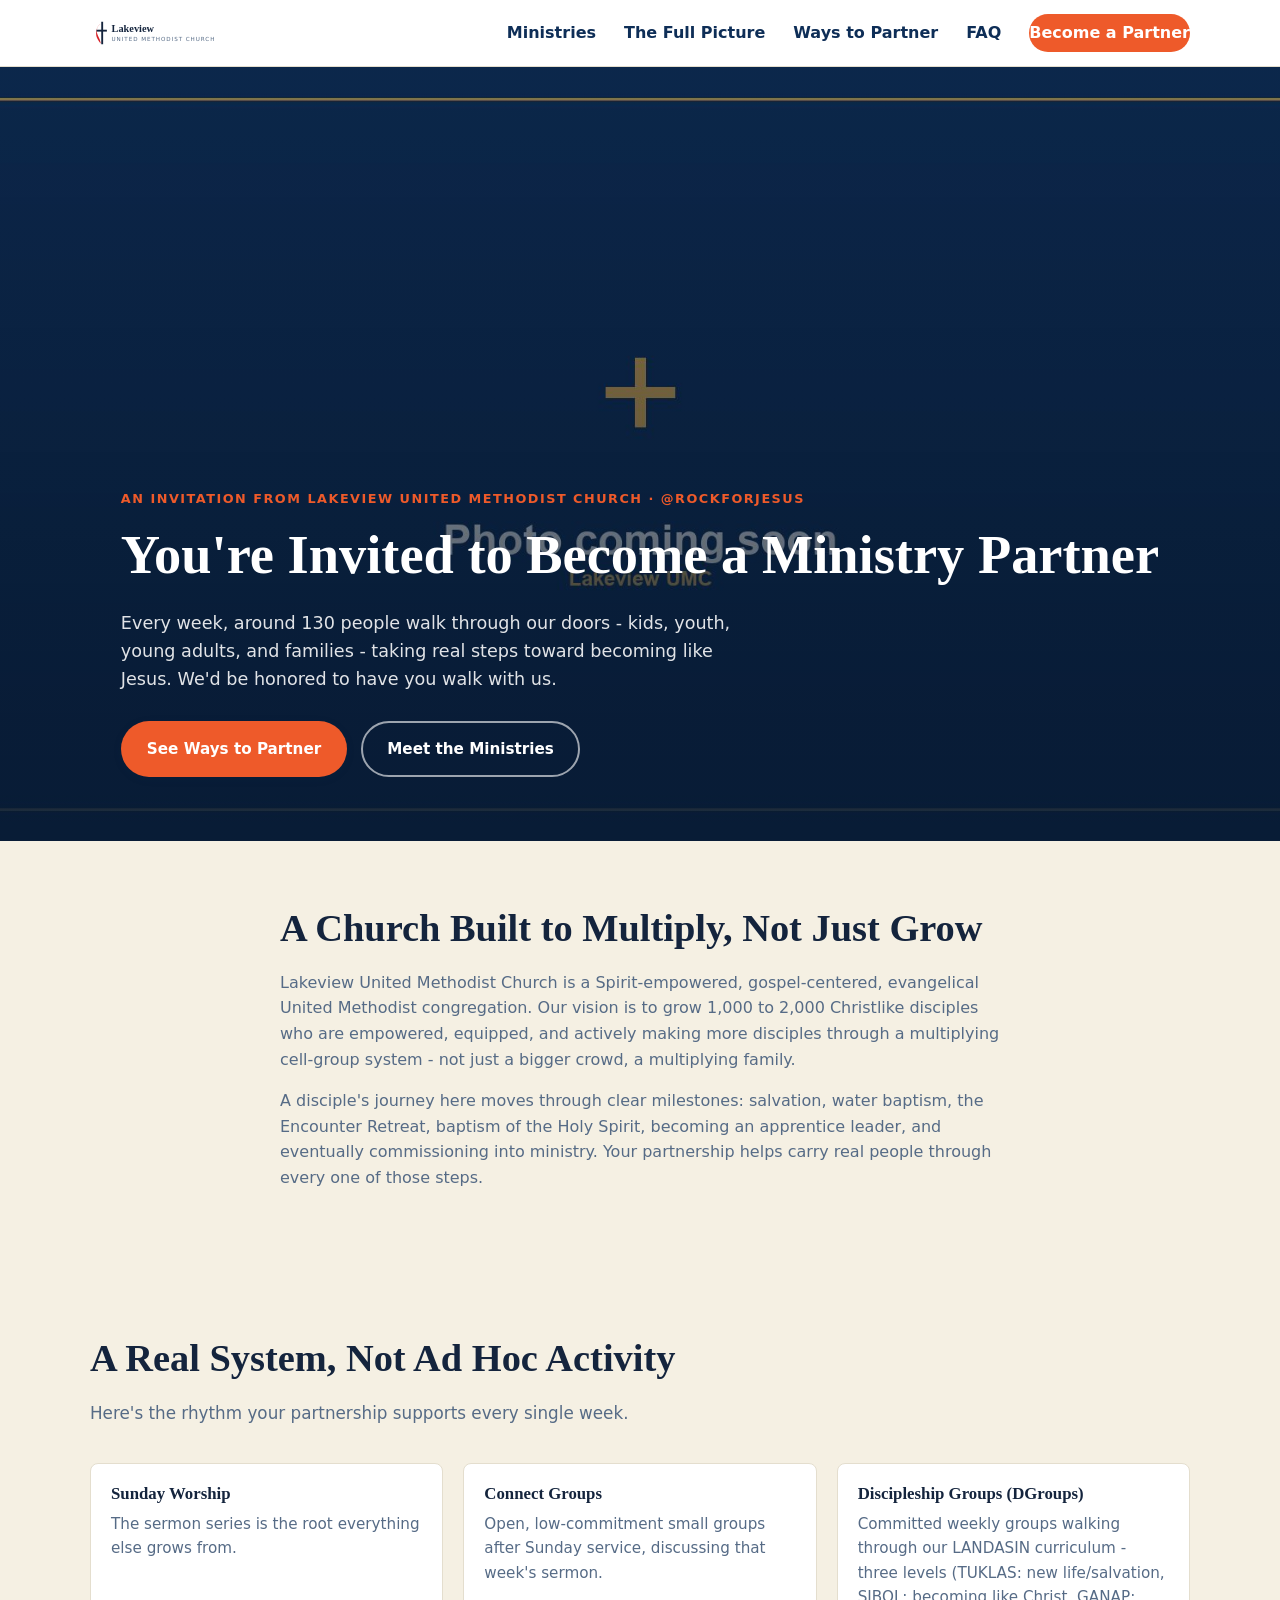
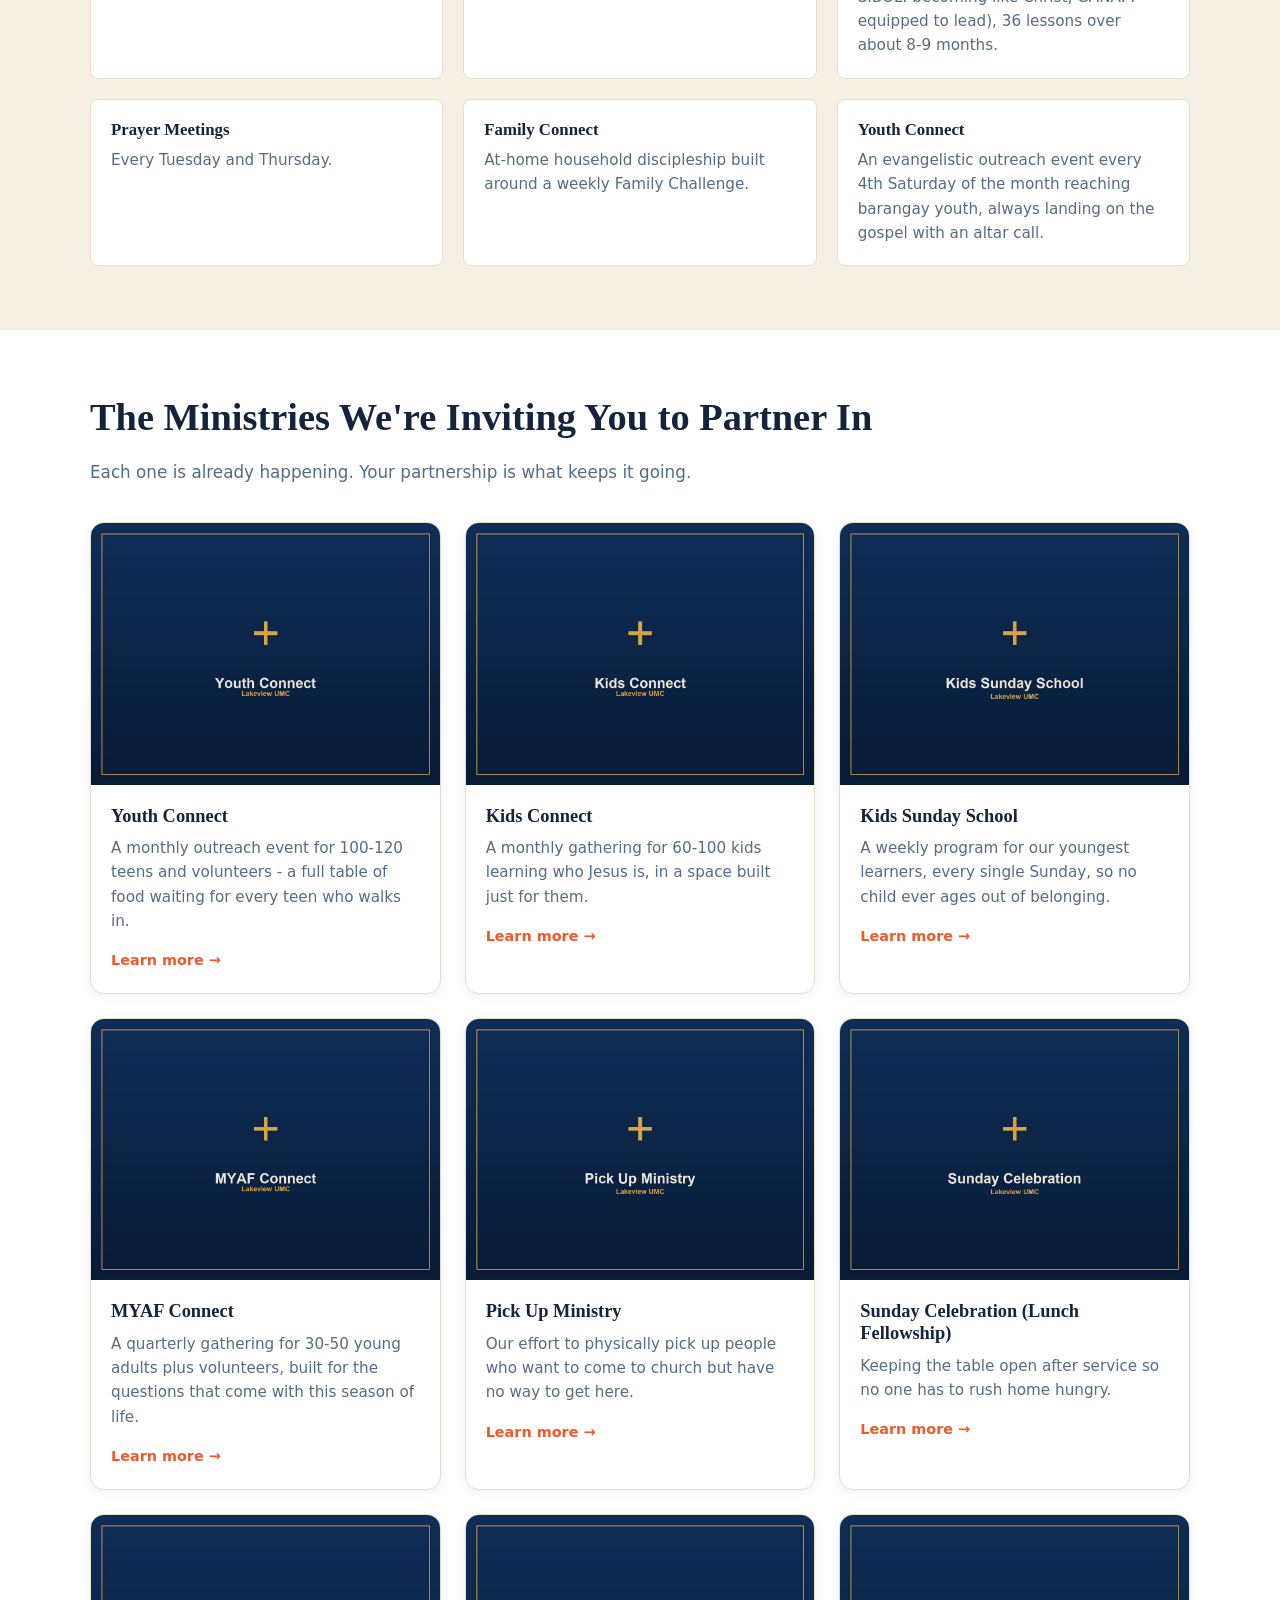
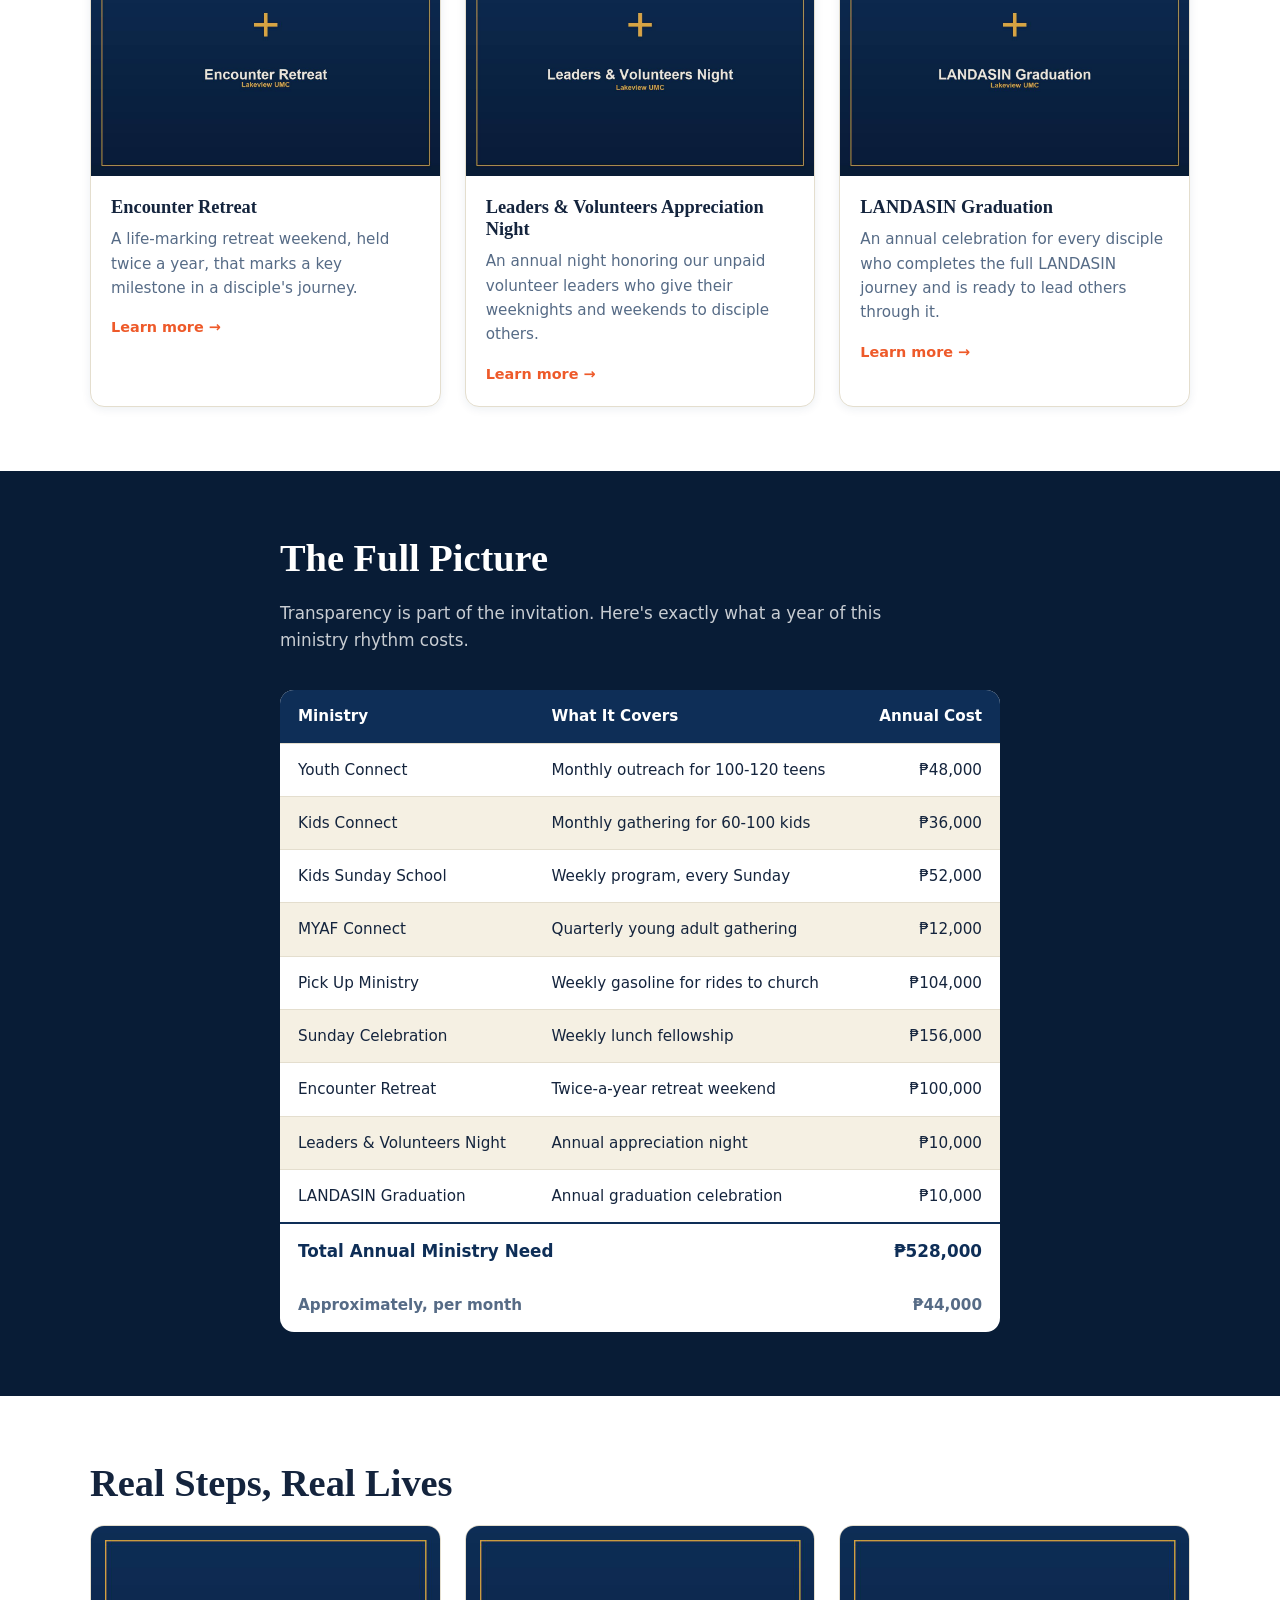
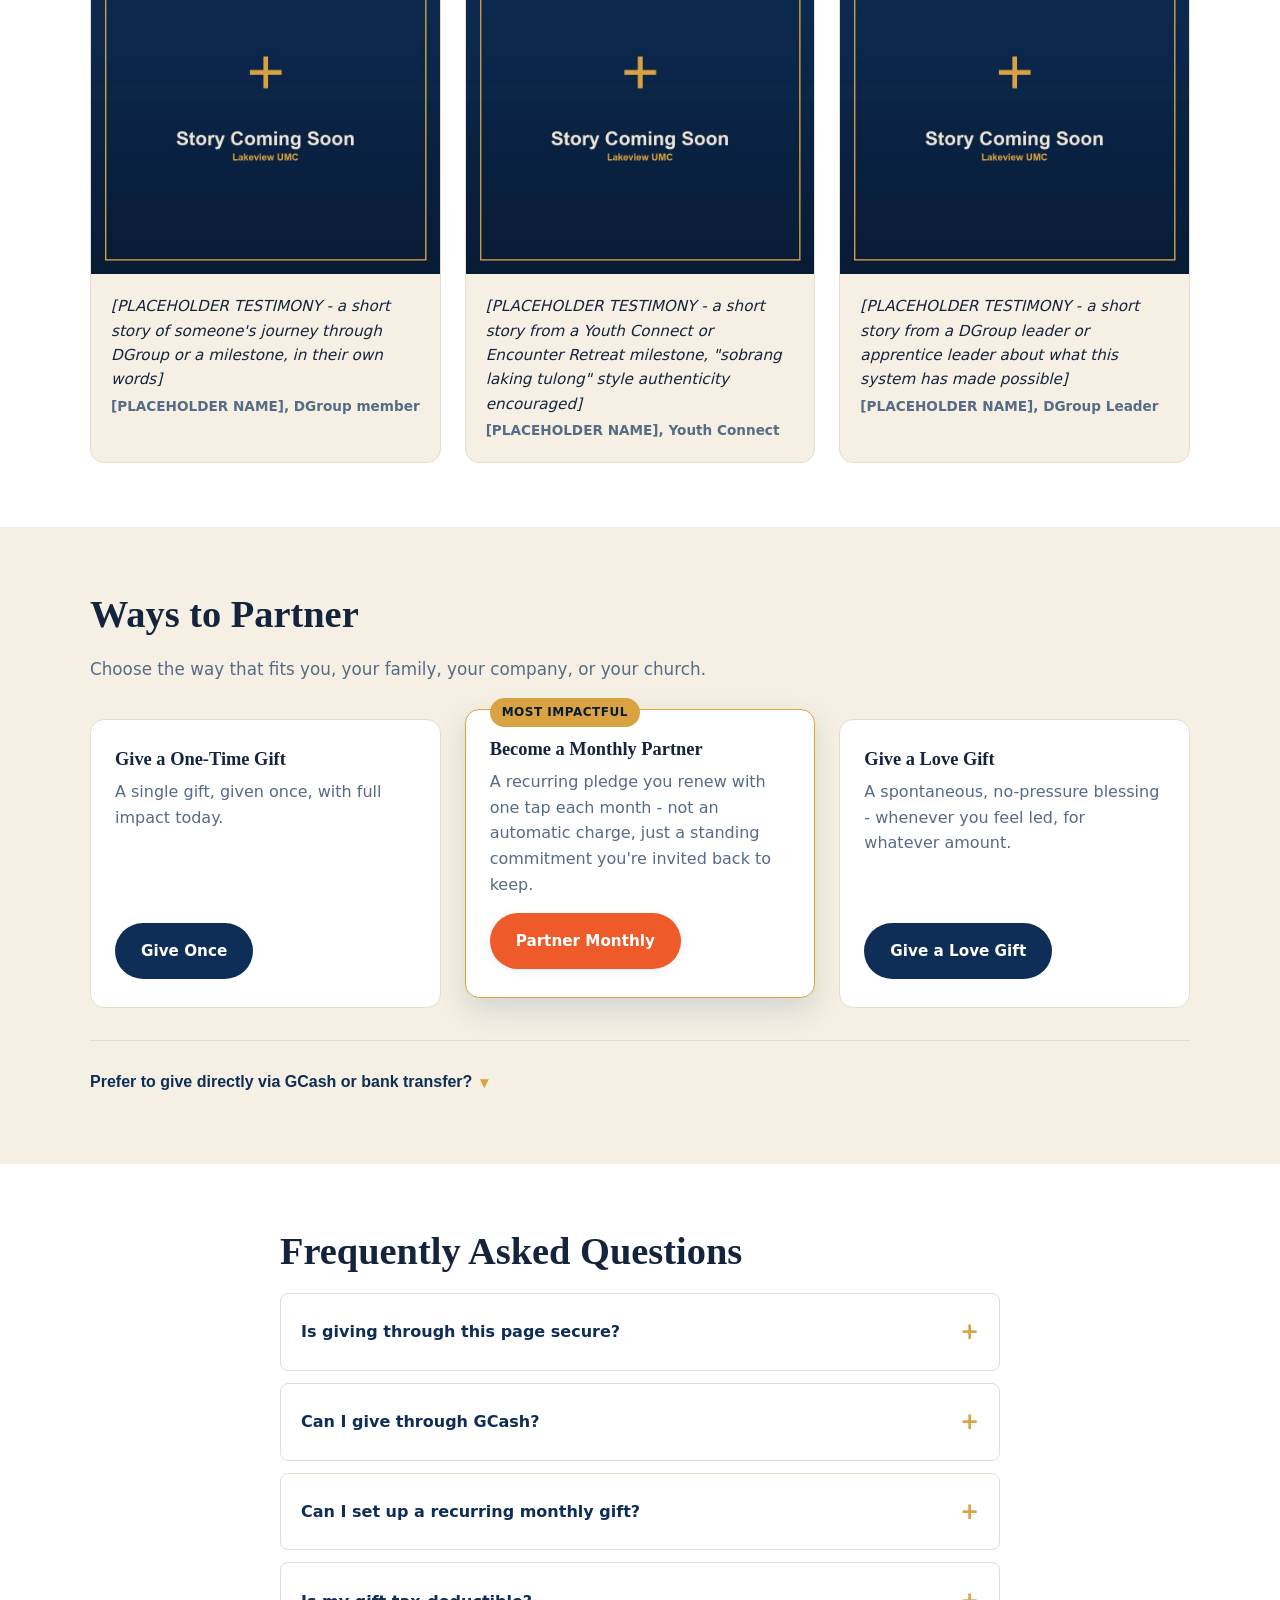
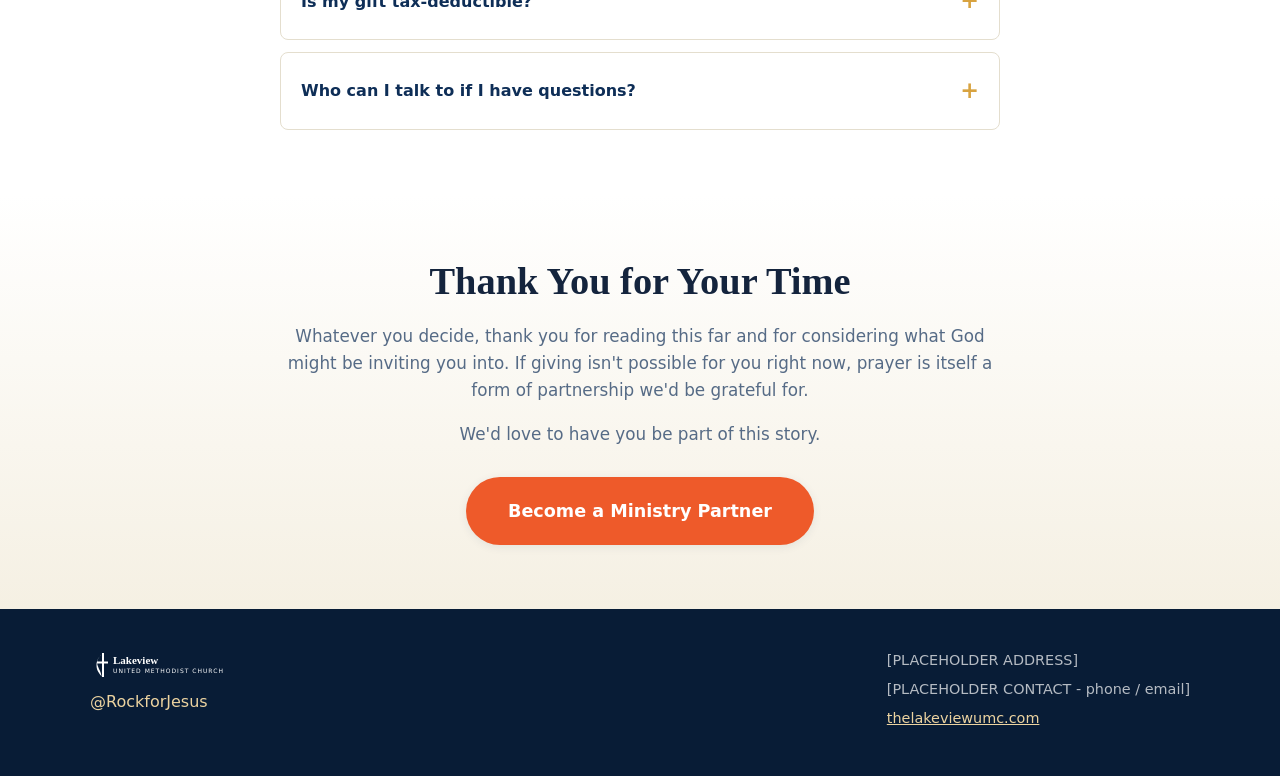
<file: index.html>
<!DOCTYPE html>
<html lang="en">
<head>
<meta charset="UTF-8">
<meta name="viewport" content="width=device-width, initial-scale=1.0">
<title>Become a Ministry Partner | Lakeview United Methodist Church</title>
<meta name="description" content="You're invited to partner with Lakeview United Methodist Church (@RockforJesus) in raising Christlike disciples. See the real ministries, real numbers, and real impact your partnership makes possible.">
<link rel="canonical" href="https://give.thelakeviewumc.com/">

<!-- Open Graph -->
<meta property="og:type" content="website">
<meta property="og:title" content="Become a Ministry Partner | Lakeview United Methodist Church">
<meta property="og:description" content="You're invited to partner with Lakeview United Methodist Church (@RockforJesus) in raising Christlike disciples.">
<meta property="og:image" content="https://give.thelakeviewumc.com/assets/images/og-image.jpg">
<meta property="og:url" content="https://give.thelakeviewumc.com/">
<meta property="og:site_name" content="Lakeview United Methodist Church">

<!-- Twitter Card -->
<meta name="twitter:card" content="summary_large_image">
<meta name="twitter:title" content="Become a Ministry Partner | Lakeview United Methodist Church">
<meta name="twitter:description" content="You're invited to partner with Lakeview United Methodist Church (@RockforJesus) in raising Christlike disciples.">
<meta name="twitter:image" content="https://give.thelakeviewumc.com/assets/images/og-image.jpg">

<link rel="icon" href="assets/logo.svg" type="image/svg+xml">
<link rel="stylesheet" href="css/styles.css">
<link rel="preload" as="image" href="assets/images/hero.jpg">
</head>
<body>

<a class="skip-link" href="#main">Skip to main content</a>

<header class="site-header" id="top">
  <div class="wrap header-inner">
    <a class="brand" href="#top">
      <img src="assets/logo.svg" alt="Lakeview United Methodist Church" width="160" height="32">
    </a>
    <button class="nav-toggle" id="navToggle" aria-expanded="false" aria-controls="primaryNav" aria-label="Toggle menu">
      <span></span><span></span><span></span>
    </button>
    <nav class="primary-nav" id="primaryNav">
      <a href="#ministries">Ministries</a>
      <a href="#budget">The Full Picture</a>
      <a href="#partner">Ways to Partner</a>
      <a href="#faq">FAQ</a>
      <a class="nav-cta" href="#partner">Become a Partner</a>
    </nav>
  </div>
</header>

<main id="main">

  <!-- HERO -->
  <section class="hero">
    <div class="hero-media">
      <img
        src="assets/images/hero.jpg"
        alt="The Lakeview United Methodist Church congregation gathered in worship"
        width="1600" height="900"
        fetchpriority="high">
    </div>
    <div class="hero-scrim"></div>
    <div class="wrap hero-content reveal">
      <p class="eyebrow">An invitation from Lakeview United Methodist Church · @RockforJesus</p>
      <h1>You're Invited to Become a Ministry Partner</h1>
      <p class="lede">Every week, around 130 people walk through our doors - kids, youth, young adults, and families - taking real steps toward becoming like Jesus. We'd be honored to have you walk with us.</p>
      <div class="hero-actions">
        <a class="btn btn-gold" href="#partner">See Ways to Partner</a>
        <a class="btn btn-ghost" href="#ministries">Meet the Ministries</a>
      </div>
    </div>
  </section>

  <!-- ABOUT / VISION -->
  <section class="section about">
    <div class="wrap narrow reveal">
      <h2>A Church Built to Multiply, Not Just Grow</h2>
      <p>Lakeview United Methodist Church is a Spirit-empowered, gospel-centered, evangelical United Methodist congregation. Our vision is to grow 1,000 to 2,000 Christlike disciples who are empowered, equipped, and actively making more disciples through a multiplying cell-group system - not just a bigger crowd, a multiplying family.</p>
      <p>A disciple's journey here moves through clear milestones: salvation, water baptism, the Encounter Retreat, baptism of the Holy Spirit, becoming an apprentice leader, and eventually commissioning into ministry. Your partnership helps carry real people through every one of those steps.</p>
    </div>
  </section>

  <!-- DISCIPLESHIP SYSTEM -->
  <section class="section system-section">
    <div class="wrap reveal">
      <h2>A Real System, Not Ad Hoc Activity</h2>
      <p class="section-intro">Here's the rhythm your partnership supports every single week.</p>
      <ul class="system-list">
        <li>
          <h3>Sunday Worship</h3>
          <p>The sermon series is the root everything else grows from.</p>
        </li>
        <li>
          <h3>Connect Groups</h3>
          <p>Open, low-commitment small groups after Sunday service, discussing that week's sermon.</p>
        </li>
        <li>
          <h3>Discipleship Groups (DGroups)</h3>
          <p>Committed weekly groups walking through our LANDASIN curriculum - three levels (TUKLAS: new life/salvation, SIBOL: becoming like Christ, GANAP: equipped to lead), 36 lessons over about 8-9 months.</p>
        </li>
        <li>
          <h3>Prayer Meetings</h3>
          <p>Every Tuesday and Thursday.</p>
        </li>
        <li>
          <h3>Family Connect</h3>
          <p>At-home household discipleship built around a weekly Family Challenge.</p>
        </li>
        <li>
          <h3>Youth Connect</h3>
          <p>An evangelistic outreach event every 4th Saturday of the month reaching barangay youth, always landing on the gospel with an altar call.</p>
        </li>
      </ul>
    </div>
  </section>

  <!-- MINISTRIES GRID -->
  <section class="section ministries-section" id="ministries">
    <div class="wrap reveal">
      <h2>The Ministries We're Inviting You to Partner In</h2>
      <p class="section-intro">Each one is already happening. Your partnership is what keeps it going.</p>

      <div class="ministry-grid">

        <a class="ministry-card" href="/youthconnect/">
          <img src="assets/images/youth-connect.jpg" alt="Youth Connect monthly outreach gathering" width="1200" height="900" loading="lazy">
          <div class="ministry-body">
            <h3>Youth Connect</h3>
            <p>A monthly outreach event for 100-120 teens and volunteers - a full table of food waiting for every teen who walks in.</p>
            <span class="ministry-more">Learn more &rarr;</span>
          </div>
        </a>

        <a class="ministry-card" href="/kidsconnect/">
          <img src="assets/images/kids-connect.jpg" alt="Kids Connect monthly gathering" width="1200" height="900" loading="lazy">
          <div class="ministry-body">
            <h3>Kids Connect</h3>
            <p>A monthly gathering for 60-100 kids learning who Jesus is, in a space built just for them.</p>
            <span class="ministry-more">Learn more &rarr;</span>
          </div>
        </a>

        <a class="ministry-card" href="/kidssundayschool/">
          <img src="assets/images/kids-sunday-school.jpg" alt="Kids Sunday School weekly program" width="1200" height="900" loading="lazy">
          <div class="ministry-body">
            <h3>Kids Sunday School</h3>
            <p>A weekly program for our youngest learners, every single Sunday, so no child ever ages out of belonging.</p>
            <span class="ministry-more">Learn more &rarr;</span>
          </div>
        </a>

        <a class="ministry-card" href="/myafconnect/">
          <img src="assets/images/myaf-connect.jpg" alt="MYAF Connect young adult gathering" width="1200" height="900" loading="lazy">
          <div class="ministry-body">
            <h3>MYAF Connect</h3>
            <p>A quarterly gathering for 30-50 young adults plus volunteers, built for the questions that come with this season of life.</p>
            <span class="ministry-more">Learn more &rarr;</span>
          </div>
        </a>

        <a class="ministry-card" href="/pickupministry/">
          <img src="assets/images/pickup-ministry.jpg" alt="Pick Up Ministry vehicle bringing people to church" width="1200" height="900" loading="lazy">
          <div class="ministry-body">
            <h3>Pick Up Ministry</h3>
            <p>Our effort to physically pick up people who want to come to church but have no way to get here.</p>
            <span class="ministry-more">Learn more &rarr;</span>
          </div>
        </a>

        <a class="ministry-card" href="/sundaycelebration/">
          <img src="assets/images/sunday-celebration.jpg" alt="Sunday lunch fellowship after service" width="1200" height="900" loading="lazy">
          <div class="ministry-body">
            <h3>Sunday Celebration (Lunch Fellowship)</h3>
            <p>Keeping the table open after service so no one has to rush home hungry.</p>
            <span class="ministry-more">Learn more &rarr;</span>
          </div>
        </a>

        <a class="ministry-card" href="/encounterretreat/">
          <img src="assets/images/encounter-retreat.jpg" alt="Encounter Retreat weekend" width="1200" height="900" loading="lazy">
          <div class="ministry-body">
            <h3>Encounter Retreat</h3>
            <p>A life-marking retreat weekend, held twice a year, that marks a key milestone in a disciple's journey.</p>
            <span class="ministry-more">Learn more &rarr;</span>
          </div>
        </a>

        <a class="ministry-card" href="/leadersnight/">
          <img src="assets/images/leaders-night.jpg" alt="Leaders and Volunteers Appreciation Night" width="1200" height="900" loading="lazy">
          <div class="ministry-body">
            <h3>Leaders &amp; Volunteers Appreciation Night</h3>
            <p>An annual night honoring our unpaid volunteer leaders who give their weeknights and weekends to disciple others.</p>
            <span class="ministry-more">Learn more &rarr;</span>
          </div>
        </a>

        <a class="ministry-card" href="/landasingraduation/">
          <img src="assets/images/landasin-graduation.jpg" alt="LANDASIN Graduation celebration" width="1200" height="900" loading="lazy">
          <div class="ministry-body">
            <h3>LANDASIN Graduation</h3>
            <p>An annual celebration for every disciple who completes the full LANDASIN journey and is ready to lead others through it.</p>
            <span class="ministry-more">Learn more &rarr;</span>
          </div>
        </a>

      </div>
    </div>
  </section>

  <!-- THE FULL PICTURE / BUDGET -->
  <section class="section budget-section" id="budget">
    <div class="wrap narrow reveal">
      <h2>The Full Picture</h2>
      <p class="section-intro">Transparency is part of the invitation. Here's exactly what a year of this ministry rhythm costs.</p>

      <div class="table-scroll">
        <table class="budget-table">
          <caption class="sr-only">Annual ministry budget breakdown</caption>
          <thead>
            <tr>
              <th scope="col">Ministry</th>
              <th scope="col">What It Covers</th>
              <th scope="col">Annual Cost</th>
            </tr>
          </thead>
          <tbody>
            <tr><td data-label="Ministry">Youth Connect</td><td data-label="What It Covers">Monthly outreach for 100-120 teens</td><td data-label="Annual Cost">₱48,000</td></tr>
            <tr><td data-label="Ministry">Kids Connect</td><td data-label="What It Covers">Monthly gathering for 60-100 kids</td><td data-label="Annual Cost">₱36,000</td></tr>
            <tr><td data-label="Ministry">Kids Sunday School</td><td data-label="What It Covers">Weekly program, every Sunday</td><td data-label="Annual Cost">₱52,000</td></tr>
            <tr><td data-label="Ministry">MYAF Connect</td><td data-label="What It Covers">Quarterly young adult gathering</td><td data-label="Annual Cost">₱12,000</td></tr>
            <tr><td data-label="Ministry">Pick Up Ministry</td><td data-label="What It Covers">Weekly gasoline for rides to church</td><td data-label="Annual Cost">₱104,000</td></tr>
            <tr><td data-label="Ministry">Sunday Celebration</td><td data-label="What It Covers">Weekly lunch fellowship</td><td data-label="Annual Cost">₱156,000</td></tr>
            <tr><td data-label="Ministry">Encounter Retreat</td><td data-label="What It Covers">Twice-a-year retreat weekend</td><td data-label="Annual Cost">₱100,000</td></tr>
            <tr><td data-label="Ministry">Leaders &amp; Volunteers Night</td><td data-label="What It Covers">Annual appreciation night</td><td data-label="Annual Cost">₱10,000</td></tr>
            <tr><td data-label="Ministry">LANDASIN Graduation</td><td data-label="What It Covers">Annual graduation celebration</td><td data-label="Annual Cost">₱10,000</td></tr>
          </tbody>
          <tfoot>
            <tr class="total-row">
              <td colspan="2">Total Annual Ministry Need</td>
              <td>₱528,000</td>
            </tr>
            <tr class="total-row-sub">
              <td colspan="2">Approximately, per month</td>
              <td>₱44,000</td>
            </tr>
          </tfoot>
        </table>
      </div>
    </div>
  </section>

  <!-- STORIES / TESTIMONIALS -->
  <section class="section stories-section">
    <div class="wrap reveal">
      <h2>Real Steps, Real Lives</h2>
      <div class="stories-grid">
        <figure class="story-card">
          <img src="assets/images/story-1.jpg" alt="" width="800" height="800" loading="lazy">
          <blockquote>[PLACEHOLDER TESTIMONY - a short story of someone's journey through DGroup or a milestone, in their own words]</blockquote>
          <figcaption>[PLACEHOLDER NAME], DGroup member</figcaption>
        </figure>
        <figure class="story-card">
          <img src="assets/images/story-2.jpg" alt="" width="800" height="800" loading="lazy">
          <blockquote>[PLACEHOLDER TESTIMONY - a short story from a Youth Connect or Encounter Retreat milestone, "sobrang laking tulong" style authenticity encouraged]</blockquote>
          <figcaption>[PLACEHOLDER NAME], Youth Connect</figcaption>
        </figure>
        <figure class="story-card">
          <img src="assets/images/story-3.jpg" alt="" width="800" height="800" loading="lazy">
          <blockquote>[PLACEHOLDER TESTIMONY - a short story from a DGroup leader or apprentice leader about what this system has made possible]</blockquote>
          <figcaption>[PLACEHOLDER NAME], DGroup Leader</figcaption>
        </figure>
      </div>
    </div>
  </section>

  <!-- WAYS TO PARTNER -->
  <section class="section partner-section" id="partner">
    <div class="wrap reveal">
      <h2>Ways to Partner</h2>
      <p class="section-intro">Choose the way that fits you, your family, your company, or your church.</p>

      <div class="partner-grid">
        <div class="partner-card">
          <h3>Give a One-Time Gift</h3>
          <p>A single gift, given once, with full impact today.</p>
          <a class="btn btn-navy partner-link" data-link-key="onetime" href="#" target="_blank" rel="noopener">Give Once</a>
        </div>
        <div class="partner-card partner-card-featured">
          <span class="partner-badge">Most Impactful</span>
          <h3>Become a Monthly Partner</h3>
          <p>A recurring pledge you renew with one tap each month - not an automatic charge, just a standing commitment you're invited back to keep.</p>
          <a class="btn btn-gold partner-link" data-link-key="monthly" href="#" target="_blank" rel="noopener">Partner Monthly</a>
        </div>
        <div class="partner-card">
          <h3>Give a Love Gift</h3>
          <p>A spontaneous, no-pressure blessing - whenever you feel led, for whatever amount.</p>
          <a class="btn btn-navy partner-link" data-link-key="lovegift" href="#" target="_blank" rel="noopener">Give a Love Gift</a>
        </div>
      </div>

      <div class="direct-giving">
        <button class="direct-giving-toggle" id="directGivingToggle" aria-expanded="false" aria-controls="directGivingPanel">
          Prefer to give directly via GCash or bank transfer? <span class="chevron" aria-hidden="true">&#9662;</span>
        </button>
        <div class="direct-giving-panel" id="directGivingPanel" hidden>
          <div class="direct-giving-grid">
            <div>
              <h4>GCash</h4>
              <p>Name: <strong>[FILL IN]</strong></p>
              <p>GCash Number: <strong>[FILL IN]</strong></p>
            </div>
            <div>
              <h4>Bank Transfer</h4>
              <p>Bank: <strong>[FILL IN]</strong></p>
              <p>Account Name: <strong>[FILL IN]</strong></p>
              <p>Account Number: <strong>[FILL IN]</strong></p>
            </div>
          </div>
          <p class="direct-giving-note">After sending, a quick message to us helps us thank you properly and keep clean records - see contact info in the footer.</p>
        </div>
      </div>
    </div>
  </section>

  <!-- FAQ -->
  <section class="section faq-section" id="faq">
    <div class="wrap narrow reveal">
      <h2>Frequently Asked Questions</h2>

      <div class="faq-list">
        <details class="faq-item">
          <summary>Is giving through this page secure?</summary>
          <p>Yes. Giving is powered by PayMongo, a payment gateway regulated by the Bangko Sentral ng Pilipinas and certified PCI-DSS Level 1, the highest standard for handling payment data.</p>
        </details>
        <details class="faq-item">
          <summary>Can I give through GCash?</summary>
          <p>Yes. One-time gifts and Love Gifts can both be given via GCash through PayMongo.</p>
        </details>
        <details class="faq-item">
          <summary>Can I set up a recurring monthly gift?</summary>
          <p>You can set up a monthly giving rhythm as a pledge - one tap each month to renew it - rather than an automatic recurring charge. We'll let you know here if automatic monthly billing becomes available in the future.</p>
        </details>
        <details class="faq-item">
          <summary>Is my gift tax-deductible?</summary>
          <p>[PLACEHOLDER - pending confirmation of the church's SEC/BIR non-profit registration status. We'll update this answer once that's confirmed.]</p>
        </details>
        <details class="faq-item">
          <summary>Who can I talk to if I have questions?</summary>
          <p>[PLACEHOLDER - Jayvee's contact info, Discipleship Head]</p>
        </details>
      </div>
    </div>
  </section>

  <!-- CLOSING -->
  <section class="section closing-section">
    <div class="wrap narrow reveal">
      <h2>Thank You for Your Time</h2>
      <p>Whatever you decide, thank you for reading this far and for considering what God might be inviting you into. If giving isn't possible for you right now, prayer is itself a form of partnership we'd be grateful for.</p>
      <p>We'd love to have you be part of this story.</p>
      <a class="btn btn-gold btn-large" href="#partner">Become a Ministry Partner</a>
    </div>
  </section>

</main>

<footer class="site-footer">
  <div class="wrap footer-inner">
    <div class="footer-brand">
      <img src="assets/logo.svg" alt="Lakeview United Methodist Church" width="160" height="32">
      <p>@RockforJesus</p>
    </div>
    <div class="footer-info">
      <p>[PLACEHOLDER ADDRESS]</p>
      <p>[PLACEHOLDER CONTACT - phone / email]</p>
      <p><a href="https://thelakeviewumc.com">thelakeviewumc.com</a></p>
    </div>
  </div>
</footer>

<script src="js/main.js" defer></script>
</body>
</html>
</file>
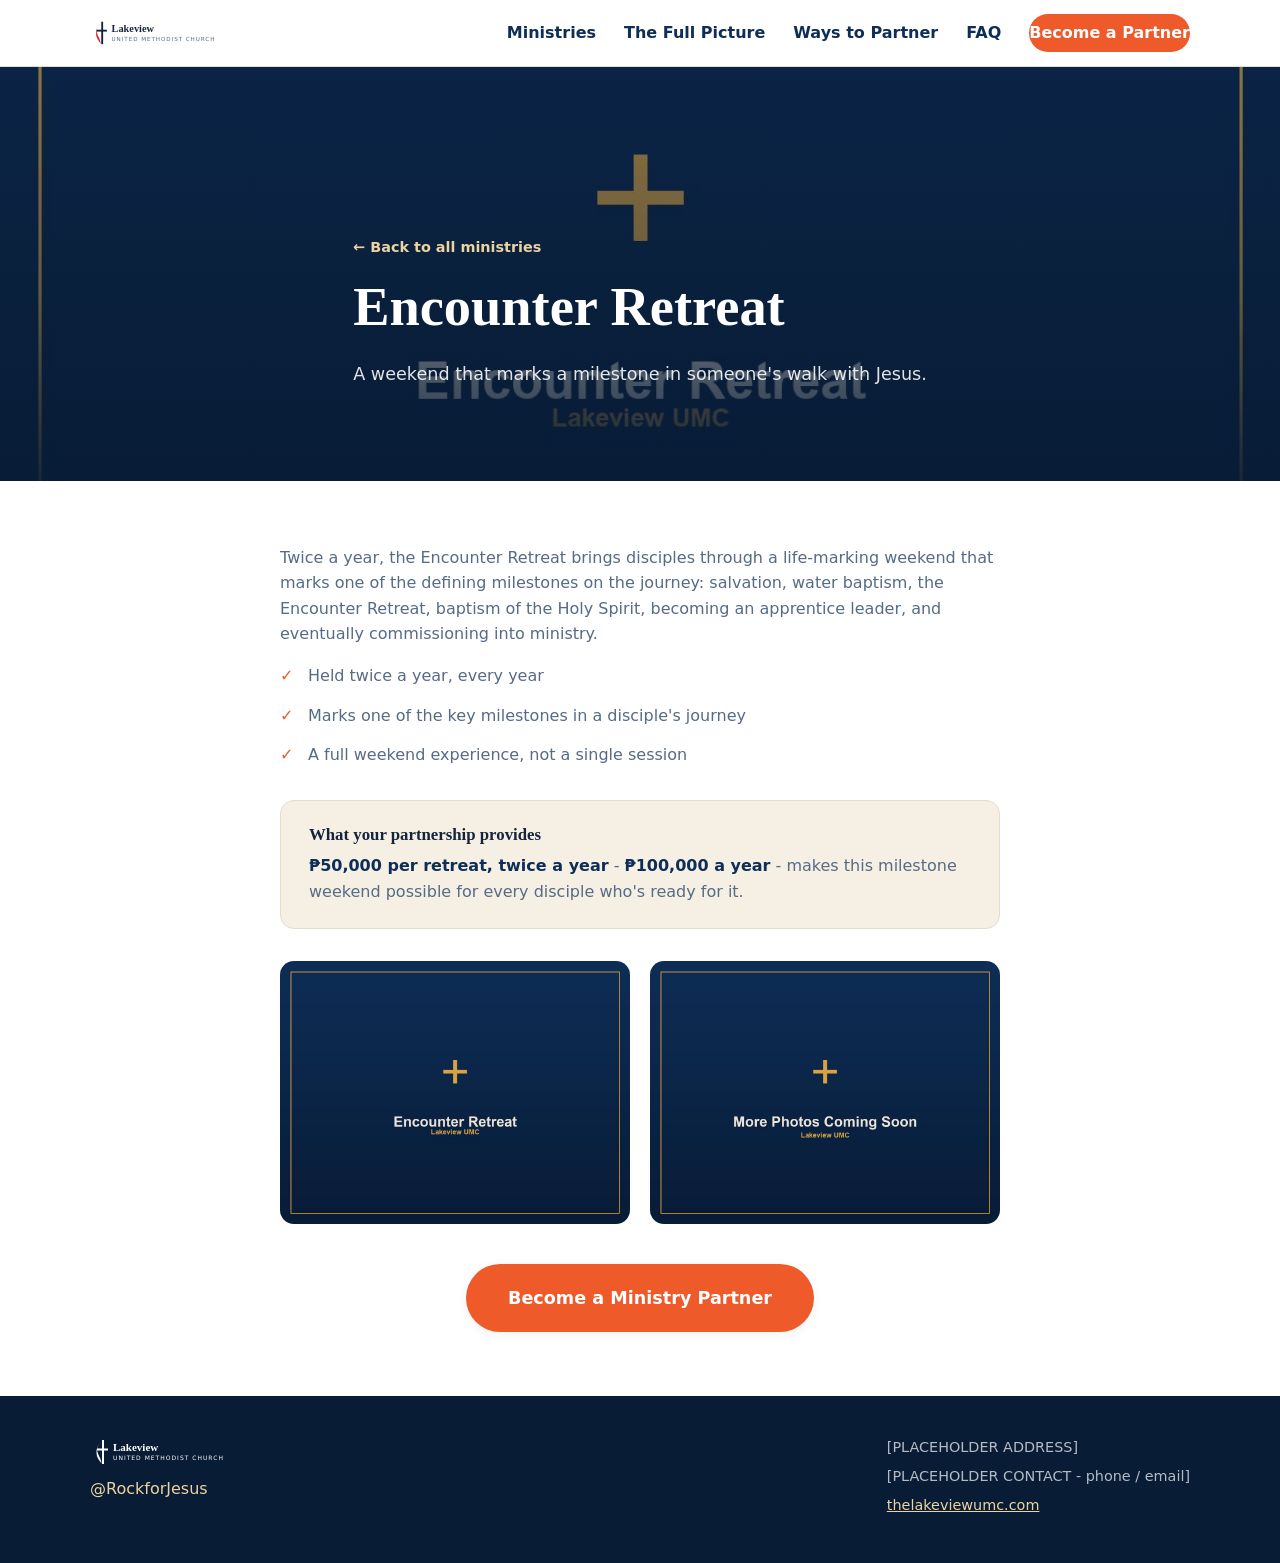
<file: encounterretreat/index.html>
<!DOCTYPE html>
<html lang="en">
<head>
<meta charset="UTF-8">
<meta name="viewport" content="width=device-width, initial-scale=1.0">
<title>Encounter Retreat | Lakeview United Methodist Church</title>
<meta name="description" content="A weekend that marks a milestone in someone's walk with Jesus. See how your partnership with Lakeview United Methodist Church's Encounter Retreat makes it possible.">
<link rel="canonical" href="https://give.thelakeviewumc.com/encounterretreat/">

<meta property="og:type" content="website">
<meta property="og:title" content="Encounter Retreat | Lakeview United Methodist Church">
<meta property="og:description" content="A weekend that marks a milestone in someone's walk with Jesus.">
<meta property="og:image" content="https://give.thelakeviewumc.com/assets/images/encounter-retreat.jpg">
<meta property="og:url" content="https://give.thelakeviewumc.com/encounterretreat/">
<meta property="og:site_name" content="Lakeview United Methodist Church">

<meta name="twitter:card" content="summary_large_image">
<meta name="twitter:title" content="Encounter Retreat | Lakeview United Methodist Church">
<meta name="twitter:description" content="A weekend that marks a milestone in someone's walk with Jesus.">
<meta name="twitter:image" content="https://give.thelakeviewumc.com/assets/images/encounter-retreat.jpg">

<link rel="icon" href="/assets/logo.svg" type="image/svg+xml">
<link rel="stylesheet" href="/css/styles.css">
</head>
<body>

<a class="skip-link" href="#main">Skip to main content</a>

<header class="site-header" id="top">
  <div class="wrap header-inner">
    <a class="brand" href="/">
      <img src="/assets/logo.svg" alt="Lakeview United Methodist Church" width="160" height="32">
    </a>
    <button class="nav-toggle" id="navToggle" aria-expanded="false" aria-controls="primaryNav" aria-label="Toggle menu">
      <span></span><span></span><span></span>
    </button>
    <nav class="primary-nav" id="primaryNav">
      <a href="/#ministries">Ministries</a>
      <a href="/#budget">The Full Picture</a>
      <a href="/#partner">Ways to Partner</a>
      <a href="/#faq">FAQ</a>
      <a class="nav-cta" href="/#partner">Become a Partner</a>
    </nav>
  </div>
</header>

<main id="main">

  <section class="hero hero-short">
    <div class="hero-media">
      <img src="/assets/images/encounter-retreat.jpg" alt="Encounter Retreat weekend" width="1200" height="900" fetchpriority="high">
    </div>
    <div class="hero-scrim"></div>
    <div class="wrap hero-content reveal">
      <a href="/#ministries" class="back-link">&larr; Back to all ministries</a>
      <h1>Encounter Retreat</h1>
      <p class="lede">A weekend that marks a milestone in someone's walk with Jesus.</p>
    </div>
  </section>

  <section class="section">
    <div class="wrap narrow reveal">
      <p>Twice a year, the Encounter Retreat brings disciples through a life-marking weekend that marks one of the defining milestones on the journey: salvation, water baptism, the Encounter Retreat, baptism of the Holy Spirit, becoming an apprentice leader, and eventually commissioning into ministry.</p>

      <ul class="detail-highlights">
        <li>Held twice a year, every year</li>
        <li>Marks one of the key milestones in a disciple's journey</li>
        <li>A full weekend experience, not a single session</li>
      </ul>

      <div class="cost-callout">
        <h2>What your partnership provides</h2>
        <p><strong>₱50,000 per retreat, twice a year</strong> - <strong>₱100,000 a year</strong> - makes this milestone weekend possible for every disciple who's ready for it.</p>
      </div>

      <div class="detail-gallery">
        <img src="/assets/images/encounter-retreat.jpg" alt="Encounter Retreat weekend" width="1200" height="900" loading="lazy">
        <img src="/assets/images/encounter-retreat-2.jpg" alt="More photos of Encounter Retreat coming soon" width="1200" height="900" loading="lazy">
      </div>

      <div class="detail-cta">
        <a class="btn btn-gold btn-large" href="/#partner">Become a Ministry Partner</a>
      </div>
    </div>
  </section>

</main>

<footer class="site-footer">
  <div class="wrap footer-inner">
    <div class="footer-brand">
      <img src="/assets/logo.svg" alt="Lakeview United Methodist Church" width="160" height="32">
      <p>@RockforJesus</p>
    </div>
    <div class="footer-info">
      <p>[PLACEHOLDER ADDRESS]</p>
      <p>[PLACEHOLDER CONTACT - phone / email]</p>
      <p><a href="https://thelakeviewumc.com">thelakeviewumc.com</a></p>
    </div>
  </div>
</footer>

<script src="/js/main.js" defer></script>
</body>
</html>
</file>
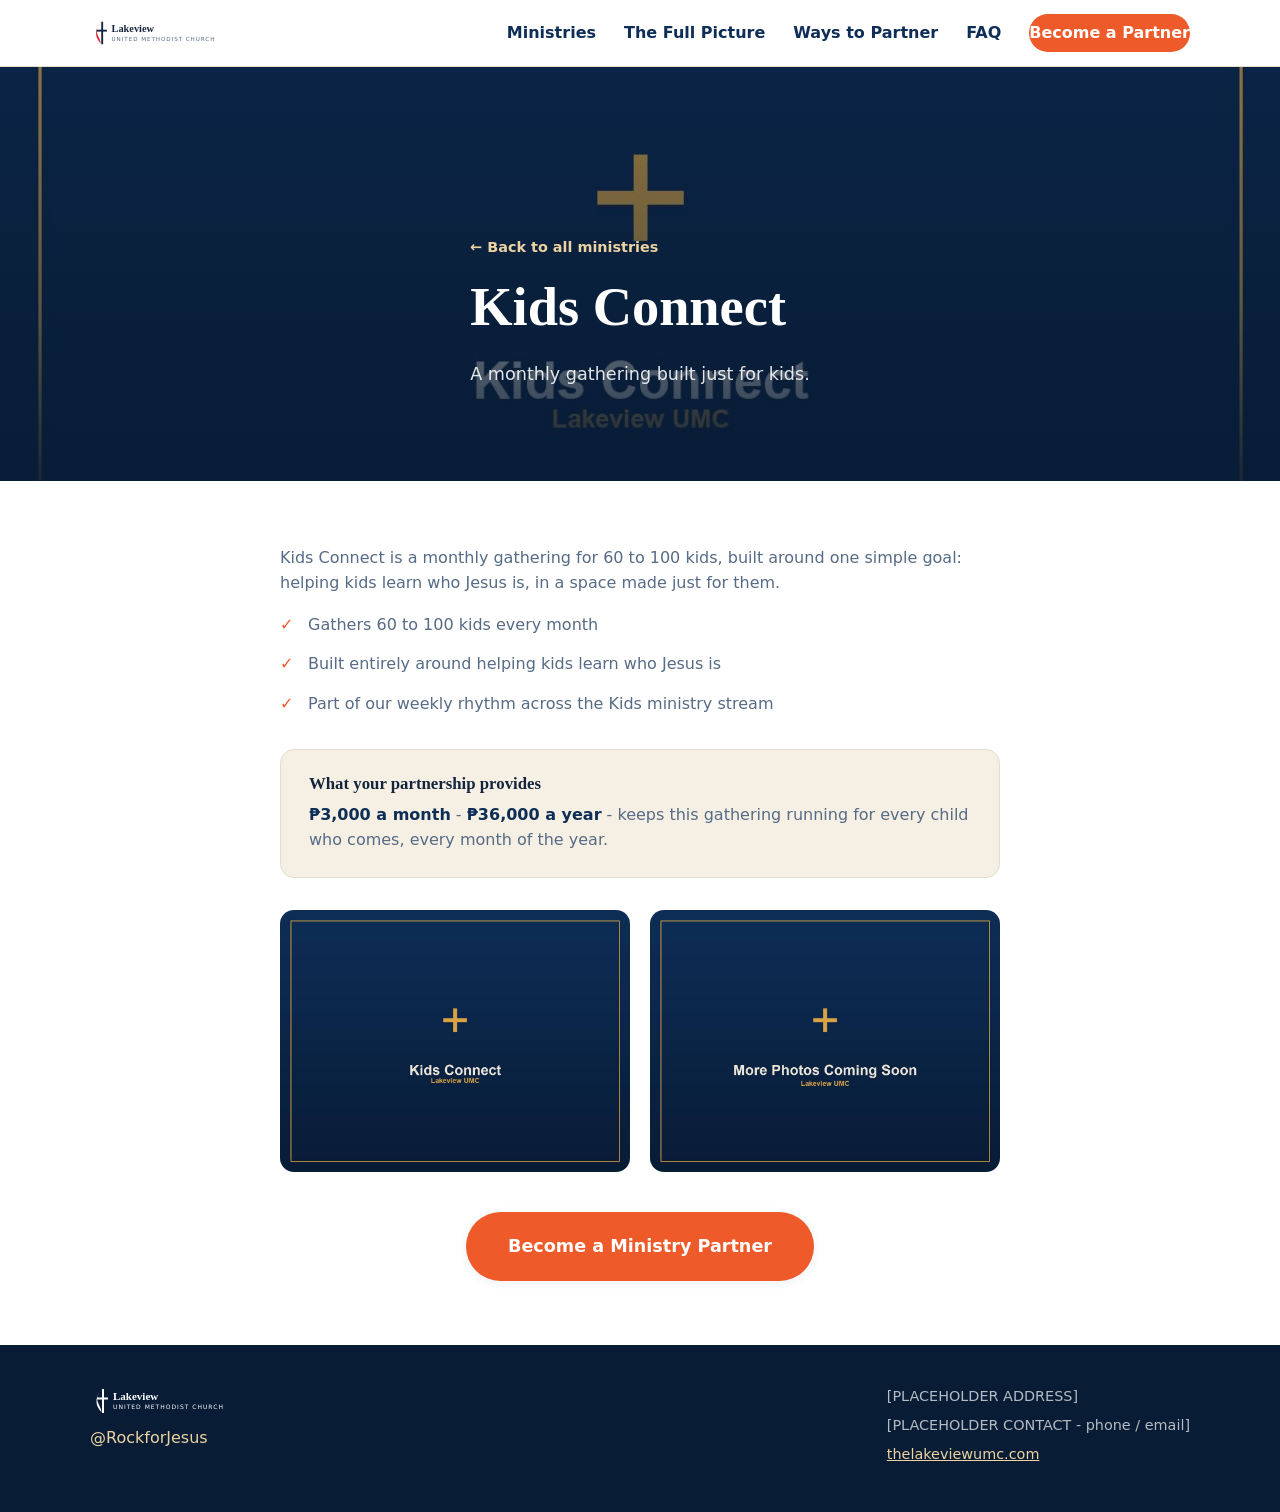
<file: kidsconnect/index.html>
<!DOCTYPE html>
<html lang="en">
<head>
<meta charset="UTF-8">
<meta name="viewport" content="width=device-width, initial-scale=1.0">
<title>Kids Connect | Lakeview United Methodist Church</title>
<meta name="description" content="A monthly gathering built just for kids. See how your partnership with Lakeview United Methodist Church's Kids Connect makes it possible.">
<link rel="canonical" href="https://give.thelakeviewumc.com/kidsconnect/">

<meta property="og:type" content="website">
<meta property="og:title" content="Kids Connect | Lakeview United Methodist Church">
<meta property="og:description" content="A monthly gathering built just for kids.">
<meta property="og:image" content="https://give.thelakeviewumc.com/assets/images/kids-connect.jpg">
<meta property="og:url" content="https://give.thelakeviewumc.com/kidsconnect/">
<meta property="og:site_name" content="Lakeview United Methodist Church">

<meta name="twitter:card" content="summary_large_image">
<meta name="twitter:title" content="Kids Connect | Lakeview United Methodist Church">
<meta name="twitter:description" content="A monthly gathering built just for kids.">
<meta name="twitter:image" content="https://give.thelakeviewumc.com/assets/images/kids-connect.jpg">

<link rel="icon" href="/assets/logo.svg" type="image/svg+xml">
<link rel="stylesheet" href="/css/styles.css">
</head>
<body>

<a class="skip-link" href="#main">Skip to main content</a>

<header class="site-header" id="top">
  <div class="wrap header-inner">
    <a class="brand" href="/">
      <img src="/assets/logo.svg" alt="Lakeview United Methodist Church" width="160" height="32">
    </a>
    <button class="nav-toggle" id="navToggle" aria-expanded="false" aria-controls="primaryNav" aria-label="Toggle menu">
      <span></span><span></span><span></span>
    </button>
    <nav class="primary-nav" id="primaryNav">
      <a href="/#ministries">Ministries</a>
      <a href="/#budget">The Full Picture</a>
      <a href="/#partner">Ways to Partner</a>
      <a href="/#faq">FAQ</a>
      <a class="nav-cta" href="/#partner">Become a Partner</a>
    </nav>
  </div>
</header>

<main id="main">

  <section class="hero hero-short">
    <div class="hero-media">
      <img src="/assets/images/kids-connect.jpg" alt="Kids Connect monthly gathering" width="1200" height="900" fetchpriority="high">
    </div>
    <div class="hero-scrim"></div>
    <div class="wrap hero-content reveal">
      <a href="/#ministries" class="back-link">&larr; Back to all ministries</a>
      <h1>Kids Connect</h1>
      <p class="lede">A monthly gathering built just for kids.</p>
    </div>
  </section>

  <section class="section">
    <div class="wrap narrow reveal">
      <p>Kids Connect is a monthly gathering for 60 to 100 kids, built around one simple goal: helping kids learn who Jesus is, in a space made just for them.</p>

      <ul class="detail-highlights">
        <li>Gathers 60 to 100 kids every month</li>
        <li>Built entirely around helping kids learn who Jesus is</li>
        <li>Part of our weekly rhythm across the Kids ministry stream</li>
      </ul>

      <div class="cost-callout">
        <h2>What your partnership provides</h2>
        <p><strong>₱3,000 a month</strong> - <strong>₱36,000 a year</strong> - keeps this gathering running for every child who comes, every month of the year.</p>
      </div>

      <div class="detail-gallery">
        <img src="/assets/images/kids-connect.jpg" alt="Kids Connect monthly gathering" width="1200" height="900" loading="lazy">
        <img src="/assets/images/kids-connect-2.jpg" alt="More photos of Kids Connect coming soon" width="1200" height="900" loading="lazy">
      </div>

      <div class="detail-cta">
        <a class="btn btn-gold btn-large" href="/#partner">Become a Ministry Partner</a>
      </div>
    </div>
  </section>

</main>

<footer class="site-footer">
  <div class="wrap footer-inner">
    <div class="footer-brand">
      <img src="/assets/logo.svg" alt="Lakeview United Methodist Church" width="160" height="32">
      <p>@RockforJesus</p>
    </div>
    <div class="footer-info">
      <p>[PLACEHOLDER ADDRESS]</p>
      <p>[PLACEHOLDER CONTACT - phone / email]</p>
      <p><a href="https://thelakeviewumc.com">thelakeviewumc.com</a></p>
    </div>
  </div>
</footer>

<script src="/js/main.js" defer></script>
</body>
</html>
</file>
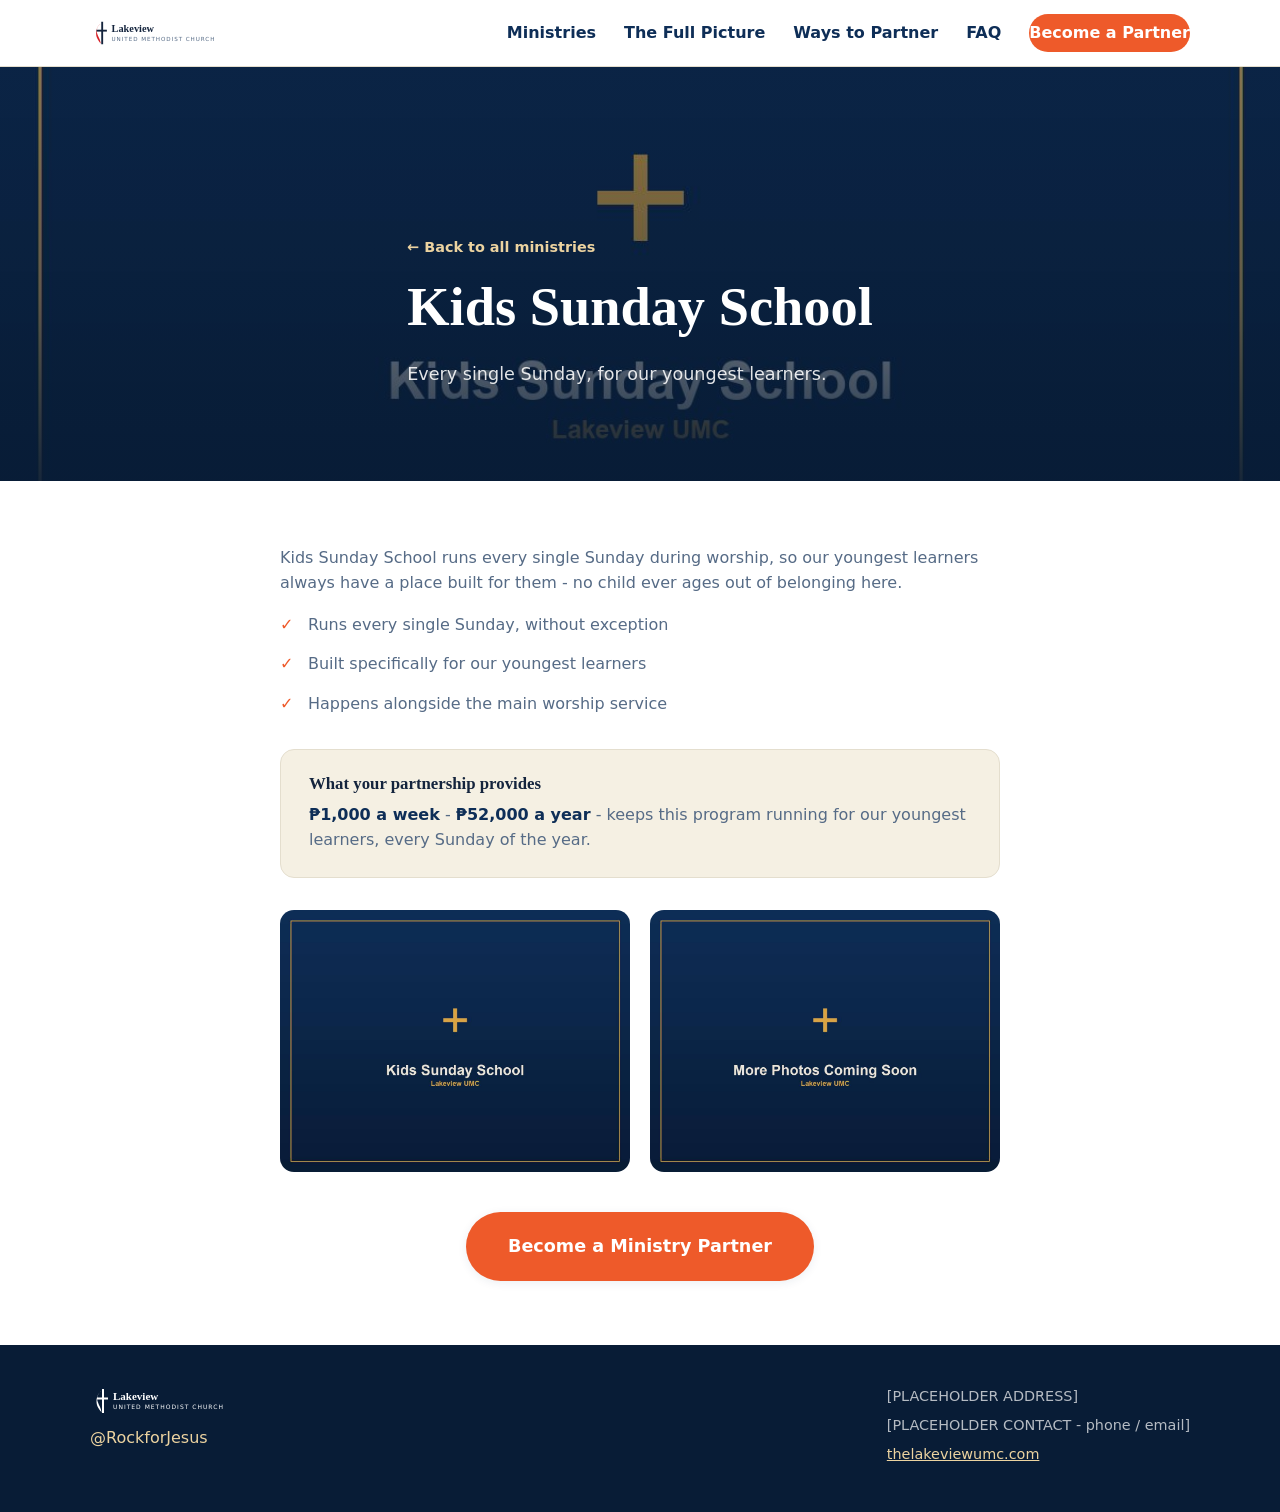
<file: kidssundayschool/index.html>
<!DOCTYPE html>
<html lang="en">
<head>
<meta charset="UTF-8">
<meta name="viewport" content="width=device-width, initial-scale=1.0">
<title>Kids Sunday School | Lakeview United Methodist Church</title>
<meta name="description" content="Every single Sunday, for our youngest learners. See how your partnership with Lakeview United Methodist Church's Kids Sunday School makes it possible.">
<link rel="canonical" href="https://give.thelakeviewumc.com/kidssundayschool/">

<meta property="og:type" content="website">
<meta property="og:title" content="Kids Sunday School | Lakeview United Methodist Church">
<meta property="og:description" content="Every single Sunday, for our youngest learners.">
<meta property="og:image" content="https://give.thelakeviewumc.com/assets/images/kids-sunday-school.jpg">
<meta property="og:url" content="https://give.thelakeviewumc.com/kidssundayschool/">
<meta property="og:site_name" content="Lakeview United Methodist Church">

<meta name="twitter:card" content="summary_large_image">
<meta name="twitter:title" content="Kids Sunday School | Lakeview United Methodist Church">
<meta name="twitter:description" content="Every single Sunday, for our youngest learners.">
<meta name="twitter:image" content="https://give.thelakeviewumc.com/assets/images/kids-sunday-school.jpg">

<link rel="icon" href="/assets/logo.svg" type="image/svg+xml">
<link rel="stylesheet" href="/css/styles.css">
</head>
<body>

<a class="skip-link" href="#main">Skip to main content</a>

<header class="site-header" id="top">
  <div class="wrap header-inner">
    <a class="brand" href="/">
      <img src="/assets/logo.svg" alt="Lakeview United Methodist Church" width="160" height="32">
    </a>
    <button class="nav-toggle" id="navToggle" aria-expanded="false" aria-controls="primaryNav" aria-label="Toggle menu">
      <span></span><span></span><span></span>
    </button>
    <nav class="primary-nav" id="primaryNav">
      <a href="/#ministries">Ministries</a>
      <a href="/#budget">The Full Picture</a>
      <a href="/#partner">Ways to Partner</a>
      <a href="/#faq">FAQ</a>
      <a class="nav-cta" href="/#partner">Become a Partner</a>
    </nav>
  </div>
</header>

<main id="main">

  <section class="hero hero-short">
    <div class="hero-media">
      <img src="/assets/images/kids-sunday-school.jpg" alt="Kids Sunday School weekly program" width="1200" height="900" fetchpriority="high">
    </div>
    <div class="hero-scrim"></div>
    <div class="wrap hero-content reveal">
      <a href="/#ministries" class="back-link">&larr; Back to all ministries</a>
      <h1>Kids Sunday School</h1>
      <p class="lede">Every single Sunday, for our youngest learners.</p>
    </div>
  </section>

  <section class="section">
    <div class="wrap narrow reveal">
      <p>Kids Sunday School runs every single Sunday during worship, so our youngest learners always have a place built for them - no child ever ages out of belonging here.</p>

      <ul class="detail-highlights">
        <li>Runs every single Sunday, without exception</li>
        <li>Built specifically for our youngest learners</li>
        <li>Happens alongside the main worship service</li>
      </ul>

      <div class="cost-callout">
        <h2>What your partnership provides</h2>
        <p><strong>₱1,000 a week</strong> - <strong>₱52,000 a year</strong> - keeps this program running for our youngest learners, every Sunday of the year.</p>
      </div>

      <div class="detail-gallery">
        <img src="/assets/images/kids-sunday-school.jpg" alt="Kids Sunday School weekly program" width="1200" height="900" loading="lazy">
        <img src="/assets/images/kids-sunday-school-2.jpg" alt="More photos of Kids Sunday School coming soon" width="1200" height="900" loading="lazy">
      </div>

      <div class="detail-cta">
        <a class="btn btn-gold btn-large" href="/#partner">Become a Ministry Partner</a>
      </div>
    </div>
  </section>

</main>

<footer class="site-footer">
  <div class="wrap footer-inner">
    <div class="footer-brand">
      <img src="/assets/logo.svg" alt="Lakeview United Methodist Church" width="160" height="32">
      <p>@RockforJesus</p>
    </div>
    <div class="footer-info">
      <p>[PLACEHOLDER ADDRESS]</p>
      <p>[PLACEHOLDER CONTACT - phone / email]</p>
      <p><a href="https://thelakeviewumc.com">thelakeviewumc.com</a></p>
    </div>
  </div>
</footer>

<script src="/js/main.js" defer></script>
</body>
</html>
</file>
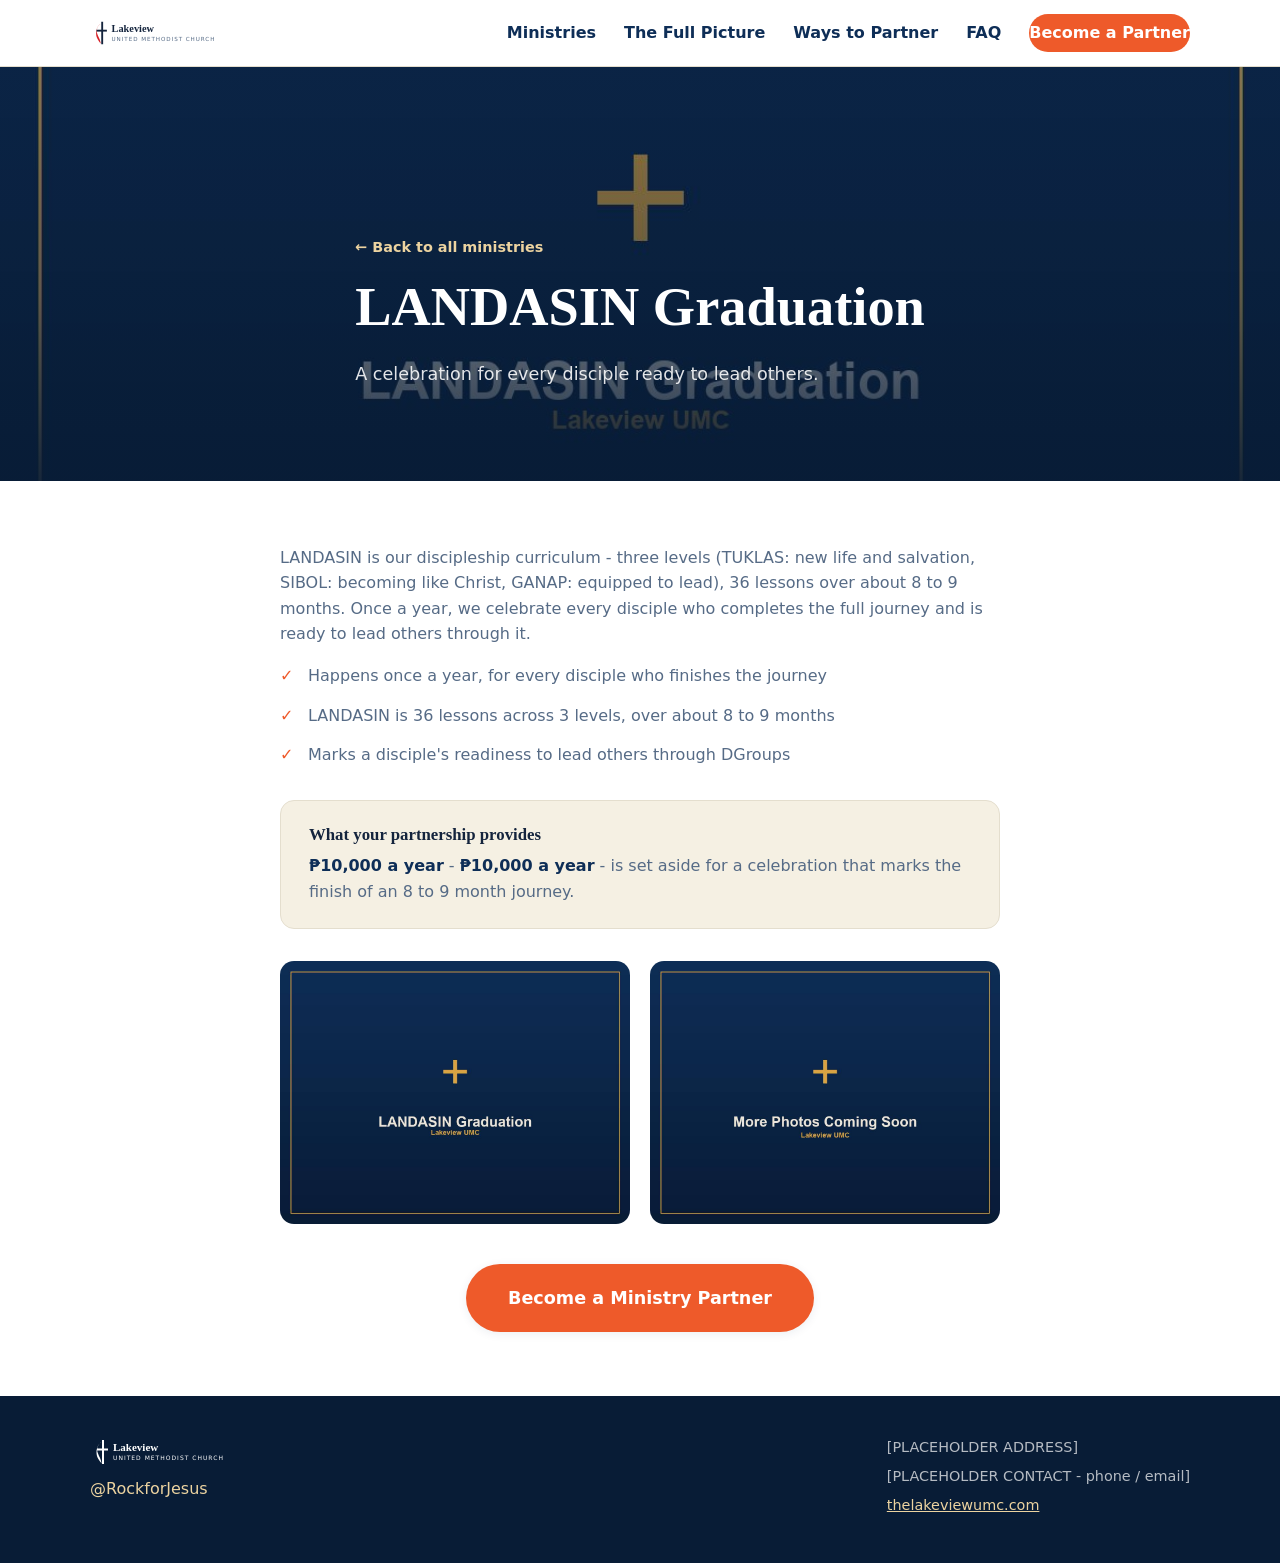
<file: landasingraduation/index.html>
<!DOCTYPE html>
<html lang="en">
<head>
<meta charset="UTF-8">
<meta name="viewport" content="width=device-width, initial-scale=1.0">
<title>LANDASIN Graduation | Lakeview United Methodist Church</title>
<meta name="description" content="A celebration for every disciple ready to lead others. See how your partnership with Lakeview United Methodist Church's LANDASIN Graduation makes it possible.">
<link rel="canonical" href="https://give.thelakeviewumc.com/landasingraduation/">

<meta property="og:type" content="website">
<meta property="og:title" content="LANDASIN Graduation | Lakeview United Methodist Church">
<meta property="og:description" content="A celebration for every disciple ready to lead others.">
<meta property="og:image" content="https://give.thelakeviewumc.com/assets/images/landasin-graduation.jpg">
<meta property="og:url" content="https://give.thelakeviewumc.com/landasingraduation/">
<meta property="og:site_name" content="Lakeview United Methodist Church">

<meta name="twitter:card" content="summary_large_image">
<meta name="twitter:title" content="LANDASIN Graduation | Lakeview United Methodist Church">
<meta name="twitter:description" content="A celebration for every disciple ready to lead others.">
<meta name="twitter:image" content="https://give.thelakeviewumc.com/assets/images/landasin-graduation.jpg">

<link rel="icon" href="/assets/logo.svg" type="image/svg+xml">
<link rel="stylesheet" href="/css/styles.css">
</head>
<body>

<a class="skip-link" href="#main">Skip to main content</a>

<header class="site-header" id="top">
  <div class="wrap header-inner">
    <a class="brand" href="/">
      <img src="/assets/logo.svg" alt="Lakeview United Methodist Church" width="160" height="32">
    </a>
    <button class="nav-toggle" id="navToggle" aria-expanded="false" aria-controls="primaryNav" aria-label="Toggle menu">
      <span></span><span></span><span></span>
    </button>
    <nav class="primary-nav" id="primaryNav">
      <a href="/#ministries">Ministries</a>
      <a href="/#budget">The Full Picture</a>
      <a href="/#partner">Ways to Partner</a>
      <a href="/#faq">FAQ</a>
      <a class="nav-cta" href="/#partner">Become a Partner</a>
    </nav>
  </div>
</header>

<main id="main">

  <section class="hero hero-short">
    <div class="hero-media">
      <img src="/assets/images/landasin-graduation.jpg" alt="LANDASIN Graduation celebration" width="1200" height="900" fetchpriority="high">
    </div>
    <div class="hero-scrim"></div>
    <div class="wrap hero-content reveal">
      <a href="/#ministries" class="back-link">&larr; Back to all ministries</a>
      <h1>LANDASIN Graduation</h1>
      <p class="lede">A celebration for every disciple ready to lead others.</p>
    </div>
  </section>

  <section class="section">
    <div class="wrap narrow reveal">
      <p>LANDASIN is our discipleship curriculum - three levels (TUKLAS: new life and salvation, SIBOL: becoming like Christ, GANAP: equipped to lead), 36 lessons over about 8 to 9 months. Once a year, we celebrate every disciple who completes the full journey and is ready to lead others through it.</p>

      <ul class="detail-highlights">
        <li>Happens once a year, for every disciple who finishes the journey</li>
        <li>LANDASIN is 36 lessons across 3 levels, over about 8 to 9 months</li>
        <li>Marks a disciple's readiness to lead others through DGroups</li>
      </ul>

      <div class="cost-callout">
        <h2>What your partnership provides</h2>
        <p><strong>₱10,000 a year</strong> - <strong>₱10,000 a year</strong> - is set aside for a celebration that marks the finish of an 8 to 9 month journey.</p>
      </div>

      <div class="detail-gallery">
        <img src="/assets/images/landasin-graduation.jpg" alt="LANDASIN Graduation celebration" width="1200" height="900" loading="lazy">
        <img src="/assets/images/landasin-graduation-2.jpg" alt="More photos of LANDASIN Graduation coming soon" width="1200" height="900" loading="lazy">
      </div>

      <div class="detail-cta">
        <a class="btn btn-gold btn-large" href="/#partner">Become a Ministry Partner</a>
      </div>
    </div>
  </section>

</main>

<footer class="site-footer">
  <div class="wrap footer-inner">
    <div class="footer-brand">
      <img src="/assets/logo.svg" alt="Lakeview United Methodist Church" width="160" height="32">
      <p>@RockforJesus</p>
    </div>
    <div class="footer-info">
      <p>[PLACEHOLDER ADDRESS]</p>
      <p>[PLACEHOLDER CONTACT - phone / email]</p>
      <p><a href="https://thelakeviewumc.com">thelakeviewumc.com</a></p>
    </div>
  </div>
</footer>

<script src="/js/main.js" defer></script>
</body>
</html>
</file>
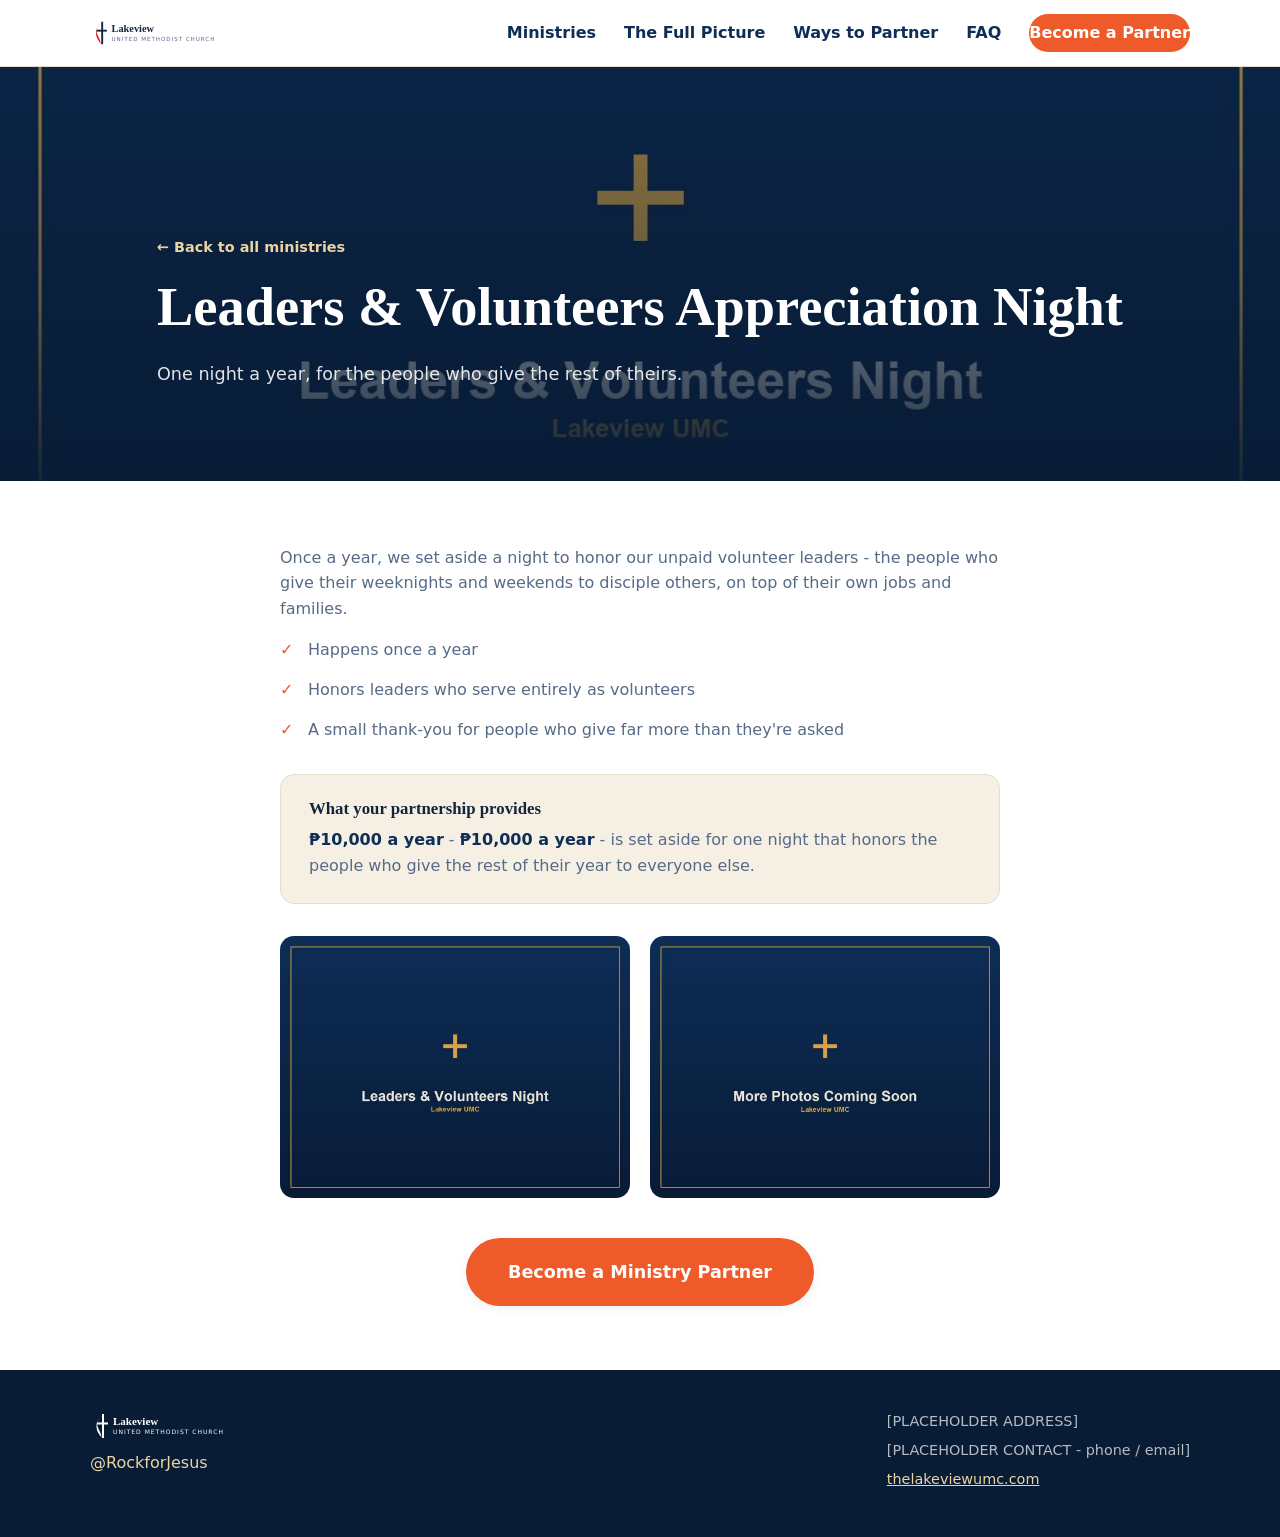
<file: leadersnight/index.html>
<!DOCTYPE html>
<html lang="en">
<head>
<meta charset="UTF-8">
<meta name="viewport" content="width=device-width, initial-scale=1.0">
<title>Leaders & Volunteers Appreciation Night | Lakeview United Methodist Church</title>
<meta name="description" content="One night a year, for the people who give the rest of theirs. See how your partnership with Lakeview United Methodist Church's Leaders & Volunteers Appreciation Night makes it possible.">
<link rel="canonical" href="https://give.thelakeviewumc.com/leadersnight/">

<meta property="og:type" content="website">
<meta property="og:title" content="Leaders & Volunteers Appreciation Night | Lakeview United Methodist Church">
<meta property="og:description" content="One night a year, for the people who give the rest of theirs.">
<meta property="og:image" content="https://give.thelakeviewumc.com/assets/images/leaders-night.jpg">
<meta property="og:url" content="https://give.thelakeviewumc.com/leadersnight/">
<meta property="og:site_name" content="Lakeview United Methodist Church">

<meta name="twitter:card" content="summary_large_image">
<meta name="twitter:title" content="Leaders & Volunteers Appreciation Night | Lakeview United Methodist Church">
<meta name="twitter:description" content="One night a year, for the people who give the rest of theirs.">
<meta name="twitter:image" content="https://give.thelakeviewumc.com/assets/images/leaders-night.jpg">

<link rel="icon" href="/assets/logo.svg" type="image/svg+xml">
<link rel="stylesheet" href="/css/styles.css">
</head>
<body>

<a class="skip-link" href="#main">Skip to main content</a>

<header class="site-header" id="top">
  <div class="wrap header-inner">
    <a class="brand" href="/">
      <img src="/assets/logo.svg" alt="Lakeview United Methodist Church" width="160" height="32">
    </a>
    <button class="nav-toggle" id="navToggle" aria-expanded="false" aria-controls="primaryNav" aria-label="Toggle menu">
      <span></span><span></span><span></span>
    </button>
    <nav class="primary-nav" id="primaryNav">
      <a href="/#ministries">Ministries</a>
      <a href="/#budget">The Full Picture</a>
      <a href="/#partner">Ways to Partner</a>
      <a href="/#faq">FAQ</a>
      <a class="nav-cta" href="/#partner">Become a Partner</a>
    </nav>
  </div>
</header>

<main id="main">

  <section class="hero hero-short">
    <div class="hero-media">
      <img src="/assets/images/leaders-night.jpg" alt="Leaders and Volunteers Appreciation Night" width="1200" height="900" fetchpriority="high">
    </div>
    <div class="hero-scrim"></div>
    <div class="wrap hero-content reveal">
      <a href="/#ministries" class="back-link">&larr; Back to all ministries</a>
      <h1>Leaders & Volunteers Appreciation Night</h1>
      <p class="lede">One night a year, for the people who give the rest of theirs.</p>
    </div>
  </section>

  <section class="section">
    <div class="wrap narrow reveal">
      <p>Once a year, we set aside a night to honor our unpaid volunteer leaders - the people who give their weeknights and weekends to disciple others, on top of their own jobs and families.</p>

      <ul class="detail-highlights">
        <li>Happens once a year</li>
        <li>Honors leaders who serve entirely as volunteers</li>
        <li>A small thank-you for people who give far more than they're asked</li>
      </ul>

      <div class="cost-callout">
        <h2>What your partnership provides</h2>
        <p><strong>₱10,000 a year</strong> - <strong>₱10,000 a year</strong> - is set aside for one night that honors the people who give the rest of their year to everyone else.</p>
      </div>

      <div class="detail-gallery">
        <img src="/assets/images/leaders-night.jpg" alt="Leaders and Volunteers Appreciation Night" width="1200" height="900" loading="lazy">
        <img src="/assets/images/leaders-night-2.jpg" alt="More photos of Leaders & Volunteers Appreciation Night coming soon" width="1200" height="900" loading="lazy">
      </div>

      <div class="detail-cta">
        <a class="btn btn-gold btn-large" href="/#partner">Become a Ministry Partner</a>
      </div>
    </div>
  </section>

</main>

<footer class="site-footer">
  <div class="wrap footer-inner">
    <div class="footer-brand">
      <img src="/assets/logo.svg" alt="Lakeview United Methodist Church" width="160" height="32">
      <p>@RockforJesus</p>
    </div>
    <div class="footer-info">
      <p>[PLACEHOLDER ADDRESS]</p>
      <p>[PLACEHOLDER CONTACT - phone / email]</p>
      <p><a href="https://thelakeviewumc.com">thelakeviewumc.com</a></p>
    </div>
  </div>
</footer>

<script src="/js/main.js" defer></script>
</body>
</html>
</file>
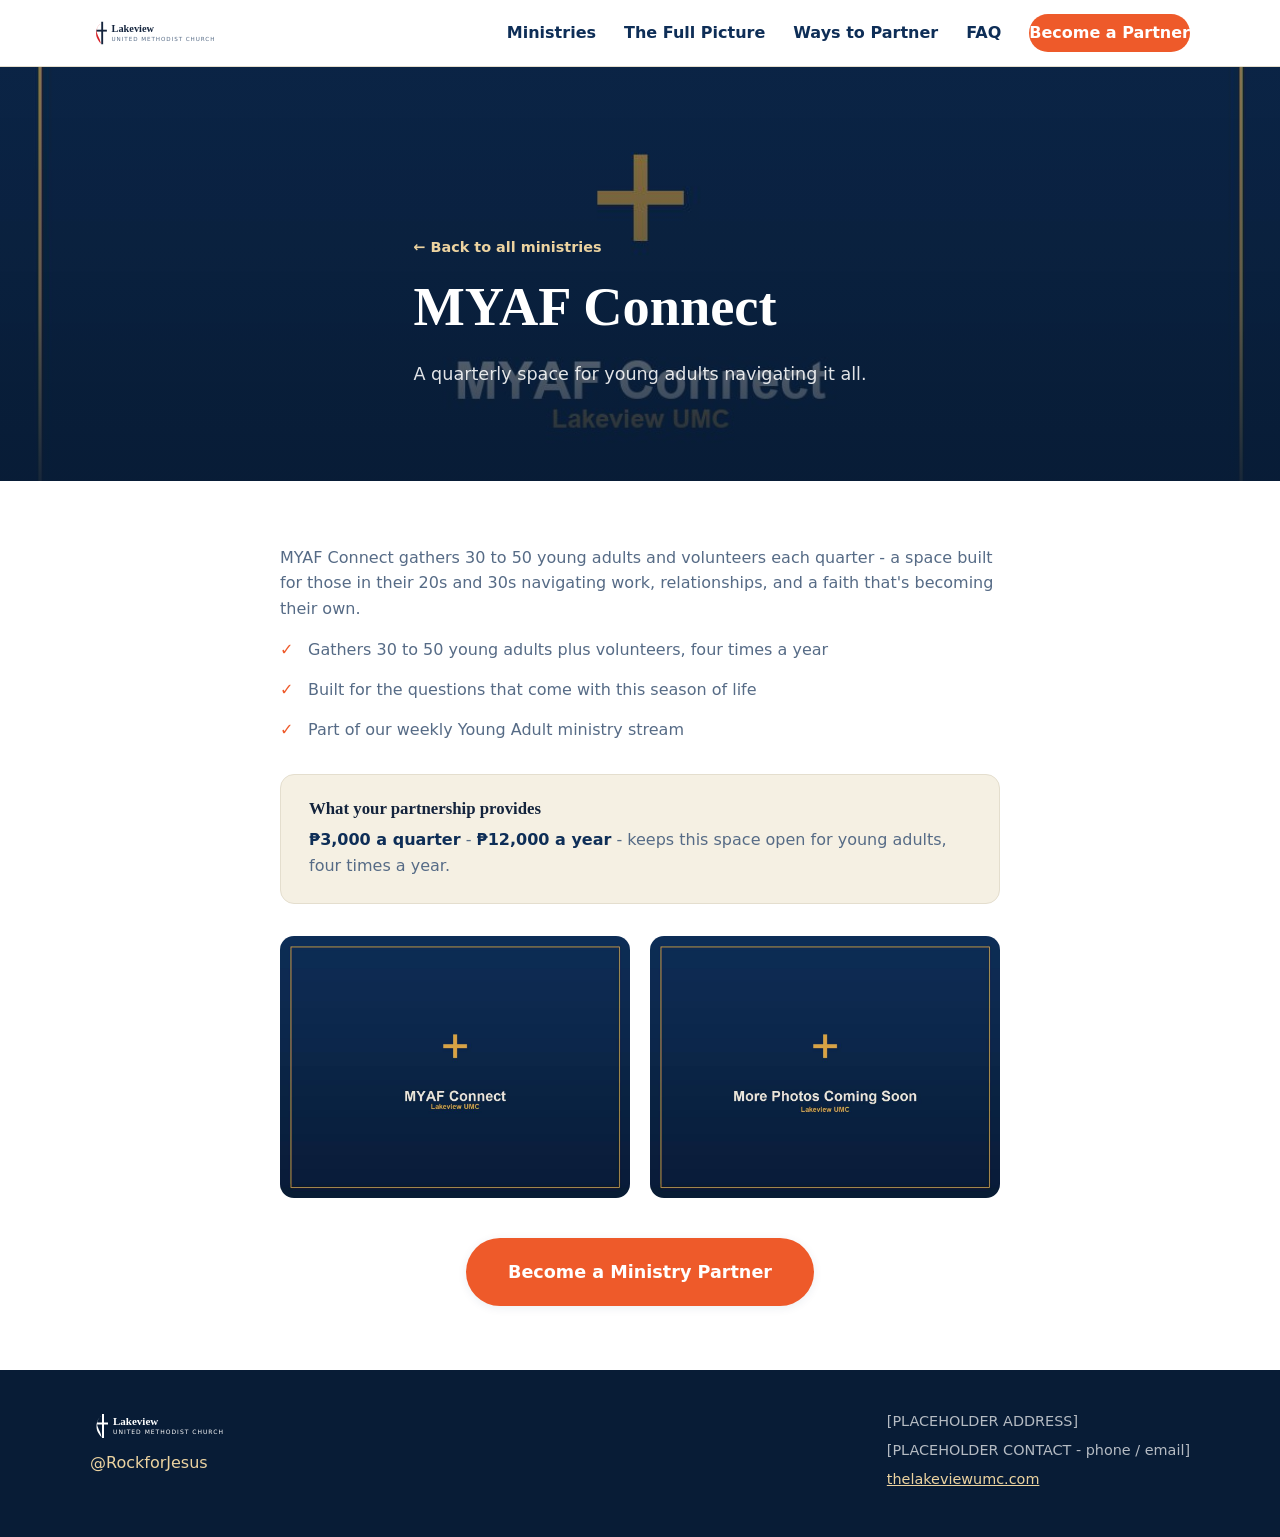
<file: myafconnect/index.html>
<!DOCTYPE html>
<html lang="en">
<head>
<meta charset="UTF-8">
<meta name="viewport" content="width=device-width, initial-scale=1.0">
<title>MYAF Connect | Lakeview United Methodist Church</title>
<meta name="description" content="A quarterly space for young adults navigating it all. See how your partnership with Lakeview United Methodist Church's MYAF Connect makes it possible.">
<link rel="canonical" href="https://give.thelakeviewumc.com/myafconnect/">

<meta property="og:type" content="website">
<meta property="og:title" content="MYAF Connect | Lakeview United Methodist Church">
<meta property="og:description" content="A quarterly space for young adults navigating it all.">
<meta property="og:image" content="https://give.thelakeviewumc.com/assets/images/myaf-connect.jpg">
<meta property="og:url" content="https://give.thelakeviewumc.com/myafconnect/">
<meta property="og:site_name" content="Lakeview United Methodist Church">

<meta name="twitter:card" content="summary_large_image">
<meta name="twitter:title" content="MYAF Connect | Lakeview United Methodist Church">
<meta name="twitter:description" content="A quarterly space for young adults navigating it all.">
<meta name="twitter:image" content="https://give.thelakeviewumc.com/assets/images/myaf-connect.jpg">

<link rel="icon" href="/assets/logo.svg" type="image/svg+xml">
<link rel="stylesheet" href="/css/styles.css">
</head>
<body>

<a class="skip-link" href="#main">Skip to main content</a>

<header class="site-header" id="top">
  <div class="wrap header-inner">
    <a class="brand" href="/">
      <img src="/assets/logo.svg" alt="Lakeview United Methodist Church" width="160" height="32">
    </a>
    <button class="nav-toggle" id="navToggle" aria-expanded="false" aria-controls="primaryNav" aria-label="Toggle menu">
      <span></span><span></span><span></span>
    </button>
    <nav class="primary-nav" id="primaryNav">
      <a href="/#ministries">Ministries</a>
      <a href="/#budget">The Full Picture</a>
      <a href="/#partner">Ways to Partner</a>
      <a href="/#faq">FAQ</a>
      <a class="nav-cta" href="/#partner">Become a Partner</a>
    </nav>
  </div>
</header>

<main id="main">

  <section class="hero hero-short">
    <div class="hero-media">
      <img src="/assets/images/myaf-connect.jpg" alt="MYAF Connect young adult gathering" width="1200" height="900" fetchpriority="high">
    </div>
    <div class="hero-scrim"></div>
    <div class="wrap hero-content reveal">
      <a href="/#ministries" class="back-link">&larr; Back to all ministries</a>
      <h1>MYAF Connect</h1>
      <p class="lede">A quarterly space for young adults navigating it all.</p>
    </div>
  </section>

  <section class="section">
    <div class="wrap narrow reveal">
      <p>MYAF Connect gathers 30 to 50 young adults and volunteers each quarter - a space built for those in their 20s and 30s navigating work, relationships, and a faith that's becoming their own.</p>

      <ul class="detail-highlights">
        <li>Gathers 30 to 50 young adults plus volunteers, four times a year</li>
        <li>Built for the questions that come with this season of life</li>
        <li>Part of our weekly Young Adult ministry stream</li>
      </ul>

      <div class="cost-callout">
        <h2>What your partnership provides</h2>
        <p><strong>₱3,000 a quarter</strong> - <strong>₱12,000 a year</strong> - keeps this space open for young adults, four times a year.</p>
      </div>

      <div class="detail-gallery">
        <img src="/assets/images/myaf-connect.jpg" alt="MYAF Connect young adult gathering" width="1200" height="900" loading="lazy">
        <img src="/assets/images/myaf-connect-2.jpg" alt="More photos of MYAF Connect coming soon" width="1200" height="900" loading="lazy">
      </div>

      <div class="detail-cta">
        <a class="btn btn-gold btn-large" href="/#partner">Become a Ministry Partner</a>
      </div>
    </div>
  </section>

</main>

<footer class="site-footer">
  <div class="wrap footer-inner">
    <div class="footer-brand">
      <img src="/assets/logo.svg" alt="Lakeview United Methodist Church" width="160" height="32">
      <p>@RockforJesus</p>
    </div>
    <div class="footer-info">
      <p>[PLACEHOLDER ADDRESS]</p>
      <p>[PLACEHOLDER CONTACT - phone / email]</p>
      <p><a href="https://thelakeviewumc.com">thelakeviewumc.com</a></p>
    </div>
  </div>
</footer>

<script src="/js/main.js" defer></script>
</body>
</html>
</file>
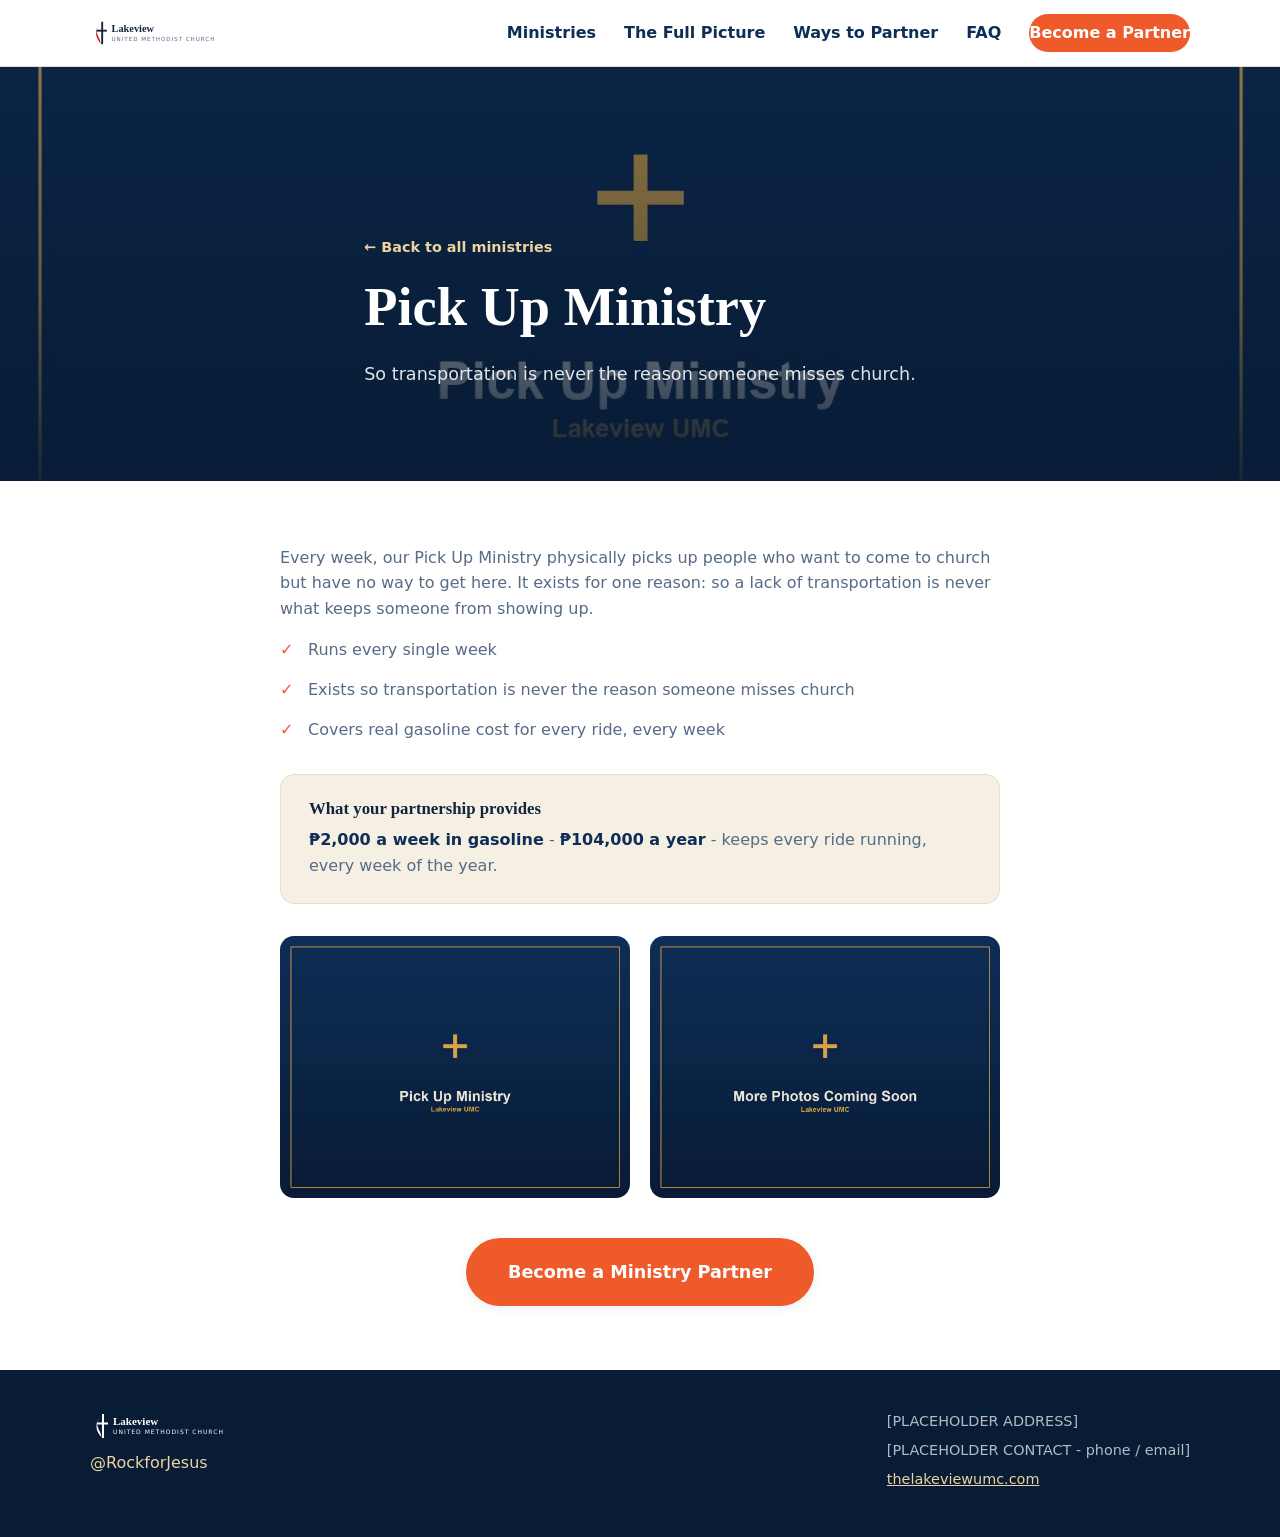
<file: pickupministry/index.html>
<!DOCTYPE html>
<html lang="en">
<head>
<meta charset="UTF-8">
<meta name="viewport" content="width=device-width, initial-scale=1.0">
<title>Pick Up Ministry | Lakeview United Methodist Church</title>
<meta name="description" content="So transportation is never the reason someone misses church. See how your partnership with Lakeview United Methodist Church's Pick Up Ministry makes it possible.">
<link rel="canonical" href="https://give.thelakeviewumc.com/pickupministry/">

<meta property="og:type" content="website">
<meta property="og:title" content="Pick Up Ministry | Lakeview United Methodist Church">
<meta property="og:description" content="So transportation is never the reason someone misses church.">
<meta property="og:image" content="https://give.thelakeviewumc.com/assets/images/pickup-ministry.jpg">
<meta property="og:url" content="https://give.thelakeviewumc.com/pickupministry/">
<meta property="og:site_name" content="Lakeview United Methodist Church">

<meta name="twitter:card" content="summary_large_image">
<meta name="twitter:title" content="Pick Up Ministry | Lakeview United Methodist Church">
<meta name="twitter:description" content="So transportation is never the reason someone misses church.">
<meta name="twitter:image" content="https://give.thelakeviewumc.com/assets/images/pickup-ministry.jpg">

<link rel="icon" href="/assets/logo.svg" type="image/svg+xml">
<link rel="stylesheet" href="/css/styles.css">
</head>
<body>

<a class="skip-link" href="#main">Skip to main content</a>

<header class="site-header" id="top">
  <div class="wrap header-inner">
    <a class="brand" href="/">
      <img src="/assets/logo.svg" alt="Lakeview United Methodist Church" width="160" height="32">
    </a>
    <button class="nav-toggle" id="navToggle" aria-expanded="false" aria-controls="primaryNav" aria-label="Toggle menu">
      <span></span><span></span><span></span>
    </button>
    <nav class="primary-nav" id="primaryNav">
      <a href="/#ministries">Ministries</a>
      <a href="/#budget">The Full Picture</a>
      <a href="/#partner">Ways to Partner</a>
      <a href="/#faq">FAQ</a>
      <a class="nav-cta" href="/#partner">Become a Partner</a>
    </nav>
  </div>
</header>

<main id="main">

  <section class="hero hero-short">
    <div class="hero-media">
      <img src="/assets/images/pickup-ministry.jpg" alt="Pick Up Ministry vehicle bringing people to church" width="1200" height="900" fetchpriority="high">
    </div>
    <div class="hero-scrim"></div>
    <div class="wrap hero-content reveal">
      <a href="/#ministries" class="back-link">&larr; Back to all ministries</a>
      <h1>Pick Up Ministry</h1>
      <p class="lede">So transportation is never the reason someone misses church.</p>
    </div>
  </section>

  <section class="section">
    <div class="wrap narrow reveal">
      <p>Every week, our Pick Up Ministry physically picks up people who want to come to church but have no way to get here. It exists for one reason: so a lack of transportation is never what keeps someone from showing up.</p>

      <ul class="detail-highlights">
        <li>Runs every single week</li>
        <li>Exists so transportation is never the reason someone misses church</li>
        <li>Covers real gasoline cost for every ride, every week</li>
      </ul>

      <div class="cost-callout">
        <h2>What your partnership provides</h2>
        <p><strong>₱2,000 a week in gasoline</strong> - <strong>₱104,000 a year</strong> - keeps every ride running, every week of the year.</p>
      </div>

      <div class="detail-gallery">
        <img src="/assets/images/pickup-ministry.jpg" alt="Pick Up Ministry vehicle bringing people to church" width="1200" height="900" loading="lazy">
        <img src="/assets/images/pickup-ministry-2.jpg" alt="More photos of Pick Up Ministry coming soon" width="1200" height="900" loading="lazy">
      </div>

      <div class="detail-cta">
        <a class="btn btn-gold btn-large" href="/#partner">Become a Ministry Partner</a>
      </div>
    </div>
  </section>

</main>

<footer class="site-footer">
  <div class="wrap footer-inner">
    <div class="footer-brand">
      <img src="/assets/logo.svg" alt="Lakeview United Methodist Church" width="160" height="32">
      <p>@RockforJesus</p>
    </div>
    <div class="footer-info">
      <p>[PLACEHOLDER ADDRESS]</p>
      <p>[PLACEHOLDER CONTACT - phone / email]</p>
      <p><a href="https://thelakeviewumc.com">thelakeviewumc.com</a></p>
    </div>
  </div>
</footer>

<script src="/js/main.js" defer></script>
</body>
</html>
</file>
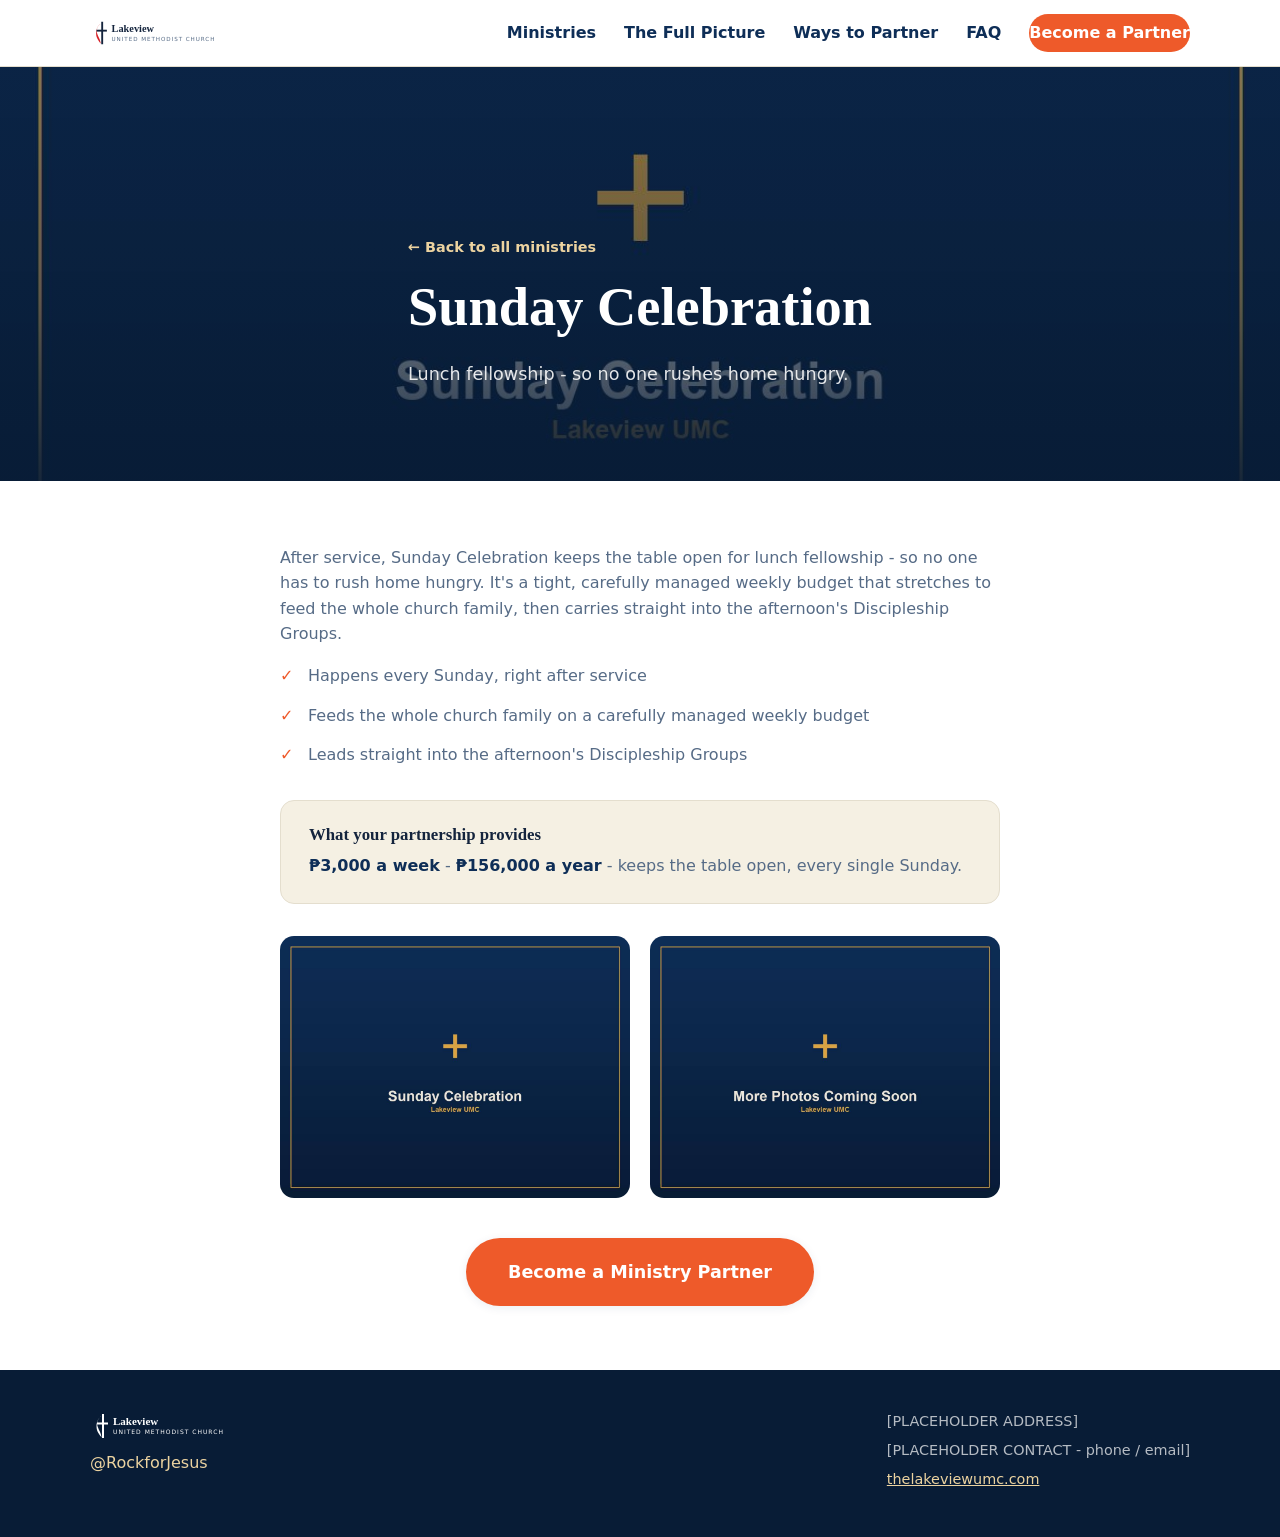
<file: sundaycelebration/index.html>
<!DOCTYPE html>
<html lang="en">
<head>
<meta charset="UTF-8">
<meta name="viewport" content="width=device-width, initial-scale=1.0">
<title>Sunday Celebration | Lakeview United Methodist Church</title>
<meta name="description" content="Lunch fellowship - so no one rushes home hungry. See how your partnership with Lakeview United Methodist Church's Sunday Celebration makes it possible.">
<link rel="canonical" href="https://give.thelakeviewumc.com/sundaycelebration/">

<meta property="og:type" content="website">
<meta property="og:title" content="Sunday Celebration | Lakeview United Methodist Church">
<meta property="og:description" content="Lunch fellowship - so no one rushes home hungry.">
<meta property="og:image" content="https://give.thelakeviewumc.com/assets/images/sunday-celebration.jpg">
<meta property="og:url" content="https://give.thelakeviewumc.com/sundaycelebration/">
<meta property="og:site_name" content="Lakeview United Methodist Church">

<meta name="twitter:card" content="summary_large_image">
<meta name="twitter:title" content="Sunday Celebration | Lakeview United Methodist Church">
<meta name="twitter:description" content="Lunch fellowship - so no one rushes home hungry.">
<meta name="twitter:image" content="https://give.thelakeviewumc.com/assets/images/sunday-celebration.jpg">

<link rel="icon" href="/assets/logo.svg" type="image/svg+xml">
<link rel="stylesheet" href="/css/styles.css">
</head>
<body>

<a class="skip-link" href="#main">Skip to main content</a>

<header class="site-header" id="top">
  <div class="wrap header-inner">
    <a class="brand" href="/">
      <img src="/assets/logo.svg" alt="Lakeview United Methodist Church" width="160" height="32">
    </a>
    <button class="nav-toggle" id="navToggle" aria-expanded="false" aria-controls="primaryNav" aria-label="Toggle menu">
      <span></span><span></span><span></span>
    </button>
    <nav class="primary-nav" id="primaryNav">
      <a href="/#ministries">Ministries</a>
      <a href="/#budget">The Full Picture</a>
      <a href="/#partner">Ways to Partner</a>
      <a href="/#faq">FAQ</a>
      <a class="nav-cta" href="/#partner">Become a Partner</a>
    </nav>
  </div>
</header>

<main id="main">

  <section class="hero hero-short">
    <div class="hero-media">
      <img src="/assets/images/sunday-celebration.jpg" alt="Sunday lunch fellowship after service" width="1200" height="900" fetchpriority="high">
    </div>
    <div class="hero-scrim"></div>
    <div class="wrap hero-content reveal">
      <a href="/#ministries" class="back-link">&larr; Back to all ministries</a>
      <h1>Sunday Celebration</h1>
      <p class="lede">Lunch fellowship - so no one rushes home hungry.</p>
    </div>
  </section>

  <section class="section">
    <div class="wrap narrow reveal">
      <p>After service, Sunday Celebration keeps the table open for lunch fellowship - so no one has to rush home hungry. It's a tight, carefully managed weekly budget that stretches to feed the whole church family, then carries straight into the afternoon's Discipleship Groups.</p>

      <ul class="detail-highlights">
        <li>Happens every Sunday, right after service</li>
        <li>Feeds the whole church family on a carefully managed weekly budget</li>
        <li>Leads straight into the afternoon's Discipleship Groups</li>
      </ul>

      <div class="cost-callout">
        <h2>What your partnership provides</h2>
        <p><strong>₱3,000 a week</strong> - <strong>₱156,000 a year</strong> - keeps the table open, every single Sunday.</p>
      </div>

      <div class="detail-gallery">
        <img src="/assets/images/sunday-celebration.jpg" alt="Sunday lunch fellowship after service" width="1200" height="900" loading="lazy">
        <img src="/assets/images/sunday-celebration-2.jpg" alt="More photos of Sunday Celebration coming soon" width="1200" height="900" loading="lazy">
      </div>

      <div class="detail-cta">
        <a class="btn btn-gold btn-large" href="/#partner">Become a Ministry Partner</a>
      </div>
    </div>
  </section>

</main>

<footer class="site-footer">
  <div class="wrap footer-inner">
    <div class="footer-brand">
      <img src="/assets/logo.svg" alt="Lakeview United Methodist Church" width="160" height="32">
      <p>@RockforJesus</p>
    </div>
    <div class="footer-info">
      <p>[PLACEHOLDER ADDRESS]</p>
      <p>[PLACEHOLDER CONTACT - phone / email]</p>
      <p><a href="https://thelakeviewumc.com">thelakeviewumc.com</a></p>
    </div>
  </div>
</footer>

<script src="/js/main.js" defer></script>
</body>
</html>
</file>
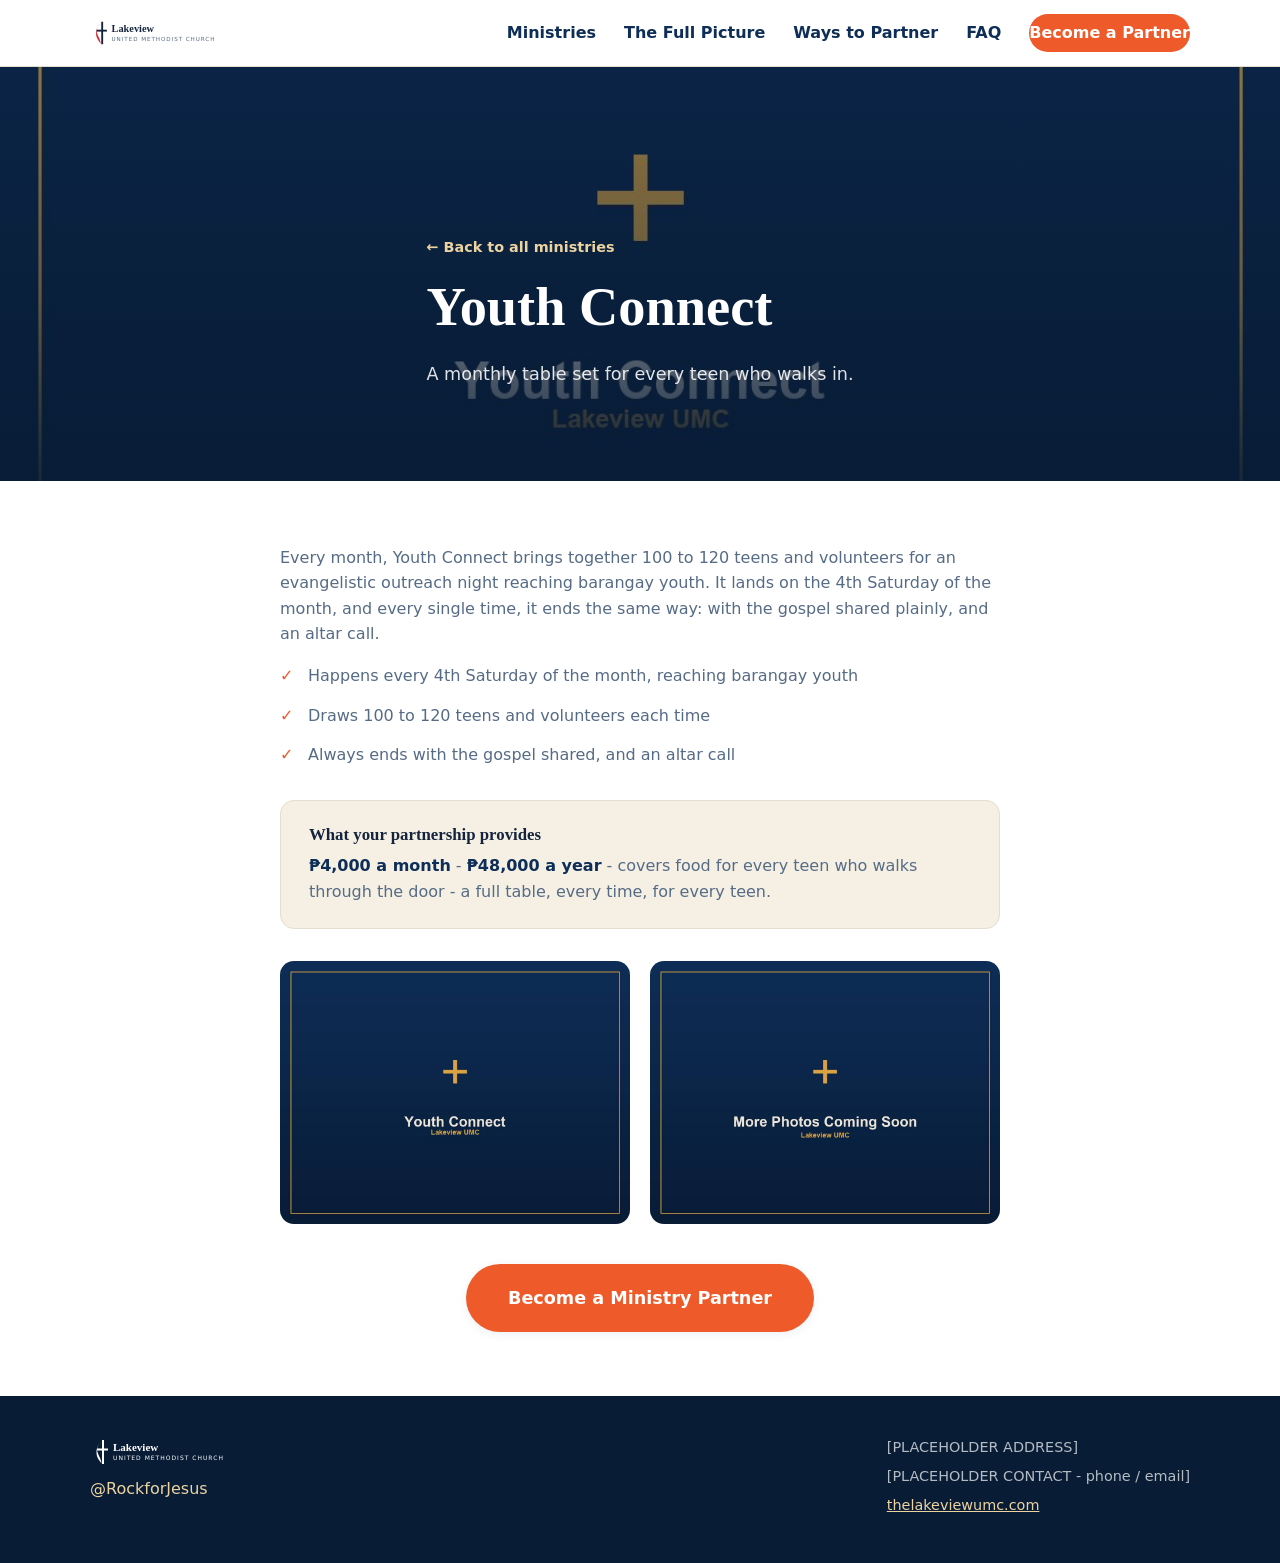
<file: youthconnect/index.html>
<!DOCTYPE html>
<html lang="en">
<head>
<meta charset="UTF-8">
<meta name="viewport" content="width=device-width, initial-scale=1.0">
<title>Youth Connect | Lakeview United Methodist Church</title>
<meta name="description" content="A monthly table set for every teen who walks in. See how your partnership with Lakeview United Methodist Church's Youth Connect makes it possible.">
<link rel="canonical" href="https://give.thelakeviewumc.com/youthconnect/">

<meta property="og:type" content="website">
<meta property="og:title" content="Youth Connect | Lakeview United Methodist Church">
<meta property="og:description" content="A monthly table set for every teen who walks in.">
<meta property="og:image" content="https://give.thelakeviewumc.com/assets/images/youth-connect.jpg">
<meta property="og:url" content="https://give.thelakeviewumc.com/youthconnect/">
<meta property="og:site_name" content="Lakeview United Methodist Church">

<meta name="twitter:card" content="summary_large_image">
<meta name="twitter:title" content="Youth Connect | Lakeview United Methodist Church">
<meta name="twitter:description" content="A monthly table set for every teen who walks in.">
<meta name="twitter:image" content="https://give.thelakeviewumc.com/assets/images/youth-connect.jpg">

<link rel="icon" href="/assets/logo.svg" type="image/svg+xml">
<link rel="stylesheet" href="/css/styles.css">
</head>
<body>

<a class="skip-link" href="#main">Skip to main content</a>

<header class="site-header" id="top">
  <div class="wrap header-inner">
    <a class="brand" href="/">
      <img src="/assets/logo.svg" alt="Lakeview United Methodist Church" width="160" height="32">
    </a>
    <button class="nav-toggle" id="navToggle" aria-expanded="false" aria-controls="primaryNav" aria-label="Toggle menu">
      <span></span><span></span><span></span>
    </button>
    <nav class="primary-nav" id="primaryNav">
      <a href="/#ministries">Ministries</a>
      <a href="/#budget">The Full Picture</a>
      <a href="/#partner">Ways to Partner</a>
      <a href="/#faq">FAQ</a>
      <a class="nav-cta" href="/#partner">Become a Partner</a>
    </nav>
  </div>
</header>

<main id="main">

  <section class="hero hero-short">
    <div class="hero-media">
      <img src="/assets/images/youth-connect.jpg" alt="Youth Connect monthly outreach gathering" width="1200" height="900" fetchpriority="high">
    </div>
    <div class="hero-scrim"></div>
    <div class="wrap hero-content reveal">
      <a href="/#ministries" class="back-link">&larr; Back to all ministries</a>
      <h1>Youth Connect</h1>
      <p class="lede">A monthly table set for every teen who walks in.</p>
    </div>
  </section>

  <section class="section">
    <div class="wrap narrow reveal">
      <p>Every month, Youth Connect brings together 100 to 120 teens and volunteers for an evangelistic outreach night reaching barangay youth. It lands on the 4th Saturday of the month, and every single time, it ends the same way: with the gospel shared plainly, and an altar call.</p>

      <ul class="detail-highlights">
        <li>Happens every 4th Saturday of the month, reaching barangay youth</li>
        <li>Draws 100 to 120 teens and volunteers each time</li>
        <li>Always ends with the gospel shared, and an altar call</li>
      </ul>

      <div class="cost-callout">
        <h2>What your partnership provides</h2>
        <p><strong>₱4,000 a month</strong> - <strong>₱48,000 a year</strong> - covers food for every teen who walks through the door - a full table, every time, for every teen.</p>
      </div>

      <div class="detail-gallery">
        <img src="/assets/images/youth-connect.jpg" alt="Youth Connect monthly outreach gathering" width="1200" height="900" loading="lazy">
        <img src="/assets/images/youth-connect-2.jpg" alt="More photos of Youth Connect coming soon" width="1200" height="900" loading="lazy">
      </div>

      <div class="detail-cta">
        <a class="btn btn-gold btn-large" href="/#partner">Become a Ministry Partner</a>
      </div>
    </div>
  </section>

</main>

<footer class="site-footer">
  <div class="wrap footer-inner">
    <div class="footer-brand">
      <img src="/assets/logo.svg" alt="Lakeview United Methodist Church" width="160" height="32">
      <p>@RockforJesus</p>
    </div>
    <div class="footer-info">
      <p>[PLACEHOLDER ADDRESS]</p>
      <p>[PLACEHOLDER CONTACT - phone / email]</p>
      <p><a href="https://thelakeviewumc.com">thelakeviewumc.com</a></p>
    </div>
  </div>
</footer>

<script src="/js/main.js" defer></script>
</body>
</html>
</file>
<file: css/styles.css>
/* ==========================================================================
   Lakeview UMC - Ministry Partner Page
   Hand-written CSS, mobile-first, no framework dependency.
   ========================================================================== */

:root {
  /* Matched to the live thelakeviewumc.com design tokens (--lake-900, --gold,
     --flame, --paper, --ink, --muted, --line, --serif, --sans) so this page
     reads as the same brand, not a lookalike. */
  --navy: #0E2E57;
  --navy-deep: #081C36;
  --navy-soft: #16467F;
  --flame: #EE5A2A;
  --gold: #D8A340;
  --gold-light: #ECD3A0;
  --cream: #F5F0E3;
  --ink: #14243D;
  --ink-soft: #566B86;
  --border: #E4DECE;
  --white: #FFFFFF;

  --max-width: 1140px;
  --max-width-narrow: 760px;
  --radius: 14px;
  --radius-sm: 8px;

  --shadow-sm: 0 2px 10px rgba(14, 46, 87, 0.08);
  --shadow-md: 0 12px 30px rgba(14, 46, 87, 0.14);

  --font-base: "Avenir Next", "Segoe UI", system-ui, -apple-system, Helvetica, Arial, sans-serif;
  --font-serif: "Iowan Old Style", "Hoefler Text", "Palatino Linotype", Palatino, Georgia, serif;
}

*, *::before, *::after { box-sizing: border-box; }

html {
  scroll-behavior: smooth;
}

@media (prefers-reduced-motion: reduce) {
  html { scroll-behavior: auto; }
  * { animation-duration: 0.01ms !important; animation-iteration-count: 1 !important; transition-duration: 0.01ms !important; }
}

body {
  margin: 0;
  font-family: var(--font-base);
  color: var(--ink);
  background: var(--white);
  font-size: 16px;
  line-height: 1.6;
  -webkit-font-smoothing: antialiased;
}

img {
  max-width: 100%;
  display: block;
  height: auto;
}

a {
  color: inherit;
}

h1, h2, h3, h4 {
  font-family: var(--font-serif);
  font-weight: 600;
  line-height: 1.2;
  margin: 0 0 0.5em;
  color: var(--ink);
}

h1 { font-size: clamp(2rem, 5vw + 1rem, 3.4rem); }
h2 { font-size: clamp(1.6rem, 3vw + 1rem, 2.4rem); }
h3 { font-size: 1.15rem; }

p { margin: 0 0 1em; color: var(--ink-soft); }

.wrap {
  max-width: var(--max-width);
  margin: 0 auto;
  padding: 0 20px;
}

.narrow {
  max-width: var(--max-width-narrow);
}

.sr-only {
  position: absolute;
  width: 1px; height: 1px;
  padding: 0; margin: -1px;
  overflow: hidden;
  clip: rect(0,0,0,0);
  white-space: nowrap; border: 0;
}

.skip-link {
  position: absolute;
  left: -9999px;
  top: 0;
  background: var(--navy);
  color: var(--white);
  padding: 12px 20px;
  z-index: 1000;
  border-radius: 0 0 8px 0;
}
.skip-link:focus {
  left: 0;
}

/* Focus visibility */
a:focus-visible,
button:focus-visible,
summary:focus-visible,
details:focus-visible {
  outline: 3px solid var(--gold);
  outline-offset: 2px;
}

/* ==========================================================================
   Buttons
   ========================================================================== */

.btn {
  display: inline-block;
  padding: 13.6px 24px;
  border-radius: 999px;
  font-weight: 600;
  font-family: var(--font-base);
  text-decoration: none;
  text-align: center;
  border: 2px solid transparent;
  transition: transform 0.15s ease, box-shadow 0.15s ease, background 0.15s ease;
  cursor: pointer;
  font-size: 0.95rem;
}
.btn:hover { transform: translateY(-1px); }

.btn-gold {
  background: var(--flame);
  color: var(--white);
  box-shadow: var(--shadow-sm);
}
.btn-gold:hover { background: #d94e1f; box-shadow: var(--shadow-md); }

.btn-navy {
  background: var(--navy);
  color: var(--white);
}
.btn-navy:hover { background: var(--navy-soft); }

.btn-ghost {
  background: transparent;
  color: var(--white);
  border-color: rgba(255,255,255,0.6);
}
.btn-ghost:hover { background: rgba(255,255,255,0.12); }

.btn-large {
  padding: 18px 40px;
  font-size: 1.1rem;
}

/* ==========================================================================
   Header / Nav
   ========================================================================== */

.site-header {
  position: sticky;
  top: 0;
  z-index: 100;
  background: var(--white);
  border-bottom: 1px solid var(--border);
}

.header-inner {
  display: flex;
  align-items: center;
  justify-content: space-between;
  padding-top: 14px;
  padding-bottom: 14px;
  position: relative;
}

.brand img { width: 150px; height: auto; }

.nav-toggle {
  background: none;
  border: none;
  width: 40px;
  height: 36px;
  display: flex;
  flex-direction: column;
  justify-content: center;
  gap: 5px;
  cursor: pointer;
  padding: 0;
}
.nav-toggle span {
  display: block;
  height: 2px;
  background: var(--navy);
  border-radius: 2px;
}

.primary-nav {
  display: none;
  flex-direction: column;
  gap: 4px;
  position: absolute;
  top: 100%;
  left: 0;
  right: 0;
  background: var(--white);
  border-bottom: 1px solid var(--border);
  padding: 10px 20px 20px;
}
.primary-nav.is-open { display: flex; }

.primary-nav a {
  text-decoration: none;
  color: var(--navy);
  font-weight: 600;
  padding: 10px 4px;
  border-bottom: 1px solid var(--border);
}
.primary-nav a:last-of-type { border-bottom: none; }

.nav-cta {
  margin-top: 8px;
  background: var(--flame);
  color: var(--white) !important;
  border-radius: 999px;
  text-align: center;
  border-bottom: none !important;
}

@media (min-width: 860px) {
  .nav-toggle { display: none; }
  .primary-nav {
    display: flex;
    flex-direction: row;
    align-items: center;
    position: static;
    border: none;
    padding: 0;
    gap: 28px;
    background: transparent;
  }
  .primary-nav a {
    border-bottom: none;
    padding: 6px 0;
  }
  .nav-cta {
    margin-top: 0;
    padding: 10px 22px;
  }
}

/* ==========================================================================
   Hero
   ========================================================================== */

.hero {
  position: relative;
  min-height: 86vh;
  display: flex;
  align-items: flex-end;
  overflow: hidden;
  background: var(--navy-deep);
}

.hero-media {
  position: absolute;
  inset: 0;
}
.hero-media img {
  width: 100%;
  height: 100%;
  object-fit: cover;
}

.hero-scrim {
  position: absolute;
  inset: 0;
  background: linear-gradient(180deg, rgba(8,28,54,0.35) 0%, rgba(8,28,54,0.55) 55%, rgba(8,28,54,0.92) 100%);
}

.hero-content {
  position: relative;
  color: var(--white);
  padding-top: 90px;
  padding-bottom: 64px;
}

.eyebrow {
  text-transform: uppercase;
  letter-spacing: 1.5px;
  font-size: 0.8rem;
  font-weight: 700;
  color: var(--flame);
  margin-bottom: 14px;
}

.hero h1 { color: var(--white); margin-bottom: 20px; }

.hero .lede {
  color: rgba(255,255,255,0.88);
  font-size: 1.1rem;
  max-width: 640px;
  margin-bottom: 28px;
}

.hero-actions {
  display: flex;
  flex-wrap: wrap;
  gap: 14px;
}

.hero-short {
  min-height: 46vh;
}

.back-link {
  display: inline-block;
  color: var(--gold-light);
  font-weight: 600;
  font-size: 0.9rem;
  text-decoration: none;
  margin-bottom: 16px;
}
.back-link:hover { text-decoration: underline; }

/* ==========================================================================
   Ministry detail pages
   ========================================================================== */

.detail-highlights {
  list-style: none;
  margin: 0 0 32px;
  padding: 0;
  display: grid;
  gap: 14px;
}
.detail-highlights li {
  position: relative;
  padding-left: 28px;
  color: var(--ink-soft);
}
.detail-highlights li::before {
  content: "\2713";
  position: absolute;
  left: 0;
  color: var(--flame);
  font-weight: 700;
}

.cost-callout {
  background: var(--cream);
  border: 1px solid var(--border);
  border-radius: var(--radius);
  padding: 24px 28px;
  margin: 0 0 32px;
}
.cost-callout h2 { margin-bottom: 8px; font-size: 1.05rem; }
.cost-callout p { margin: 0; }
.cost-callout strong { color: var(--navy); }

.detail-gallery {
  display: grid;
  gap: 20px;
  grid-template-columns: 1fr;
  margin: 0 0 40px;
}
@media (min-width: 640px) {
  .detail-gallery { grid-template-columns: repeat(2, 1fr); }
}
.detail-gallery img {
  border-radius: var(--radius);
  aspect-ratio: 4 / 3;
  object-fit: cover;
  width: 100%;
}

.detail-cta {
  text-align: center;
}

/* ==========================================================================
   Sections (generic)
   ========================================================================== */

.section {
  padding: 64px 0;
}

.section-intro {
  font-size: 1.05rem;
  max-width: 620px;
  margin-bottom: 36px;
}

.about {
  background: var(--cream);
}

/* ==========================================================================
   Discipleship system list
   ========================================================================== */

.system-section {
  background: var(--cream);
}

.system-list {
  list-style: none;
  margin: 0;
  padding: 0;
  display: grid;
  gap: 20px;
  grid-template-columns: 1fr;
}

@media (min-width: 720px) {
  .system-list { grid-template-columns: repeat(2, 1fr); }
}
@media (min-width: 1020px) {
  .system-list { grid-template-columns: repeat(3, 1fr); }
}

.system-list li {
  background: var(--white);
  border: 1px solid var(--border);
  border-radius: var(--radius-sm);
  padding: 20px;
}
.system-list h3 { margin-bottom: 8px; font-size: 1.05rem; }
.system-list p { margin: 0; font-size: 0.95rem; }

/* ==========================================================================
   Ministry grid
   ========================================================================== */

.ministry-grid {
  display: grid;
  gap: 24px;
  grid-template-columns: 1fr;
}

@media (min-width: 640px) {
  .ministry-grid { grid-template-columns: repeat(2, 1fr); }
}
@media (min-width: 1020px) {
  .ministry-grid { grid-template-columns: repeat(3, 1fr); }
}

.ministry-card {
  display: block;
  border: 1px solid var(--border);
  border-radius: var(--radius);
  overflow: hidden;
  background: var(--white);
  box-shadow: var(--shadow-sm);
  text-decoration: none;
  color: inherit;
  transition: box-shadow 0.2s ease, transform 0.2s ease;
}
.ministry-card:hover {
  box-shadow: var(--shadow-md);
  transform: translateY(-2px);
}
.ministry-card:hover .ministry-more {
  text-decoration: underline;
}

.ministry-card img {
  aspect-ratio: 4 / 3;
  object-fit: cover;
  width: 100%;
}

.ministry-body {
  padding: 20px;
}
.ministry-body p {
  font-size: 0.95rem;
  margin-bottom: 14px;
}
.ministry-body strong { color: var(--navy); }

.ministry-more {
  display: inline-block;
  color: var(--flame);
  font-weight: 600;
  font-size: 0.9rem;
}

/* ==========================================================================
   Budget table
   ========================================================================== */

.budget-section {
  background: var(--navy-deep);
}
.budget-section h2,
.budget-section .section-intro {
  color: var(--white);
}
.budget-section .section-intro { color: rgba(255,255,255,0.78); }

.table-scroll {
  overflow-x: auto;
  border-radius: var(--radius);
  background: var(--white);
}

.budget-table {
  width: 100%;
  border-collapse: collapse;
  min-width: 480px;
}

.budget-table th,
.budget-table td {
  text-align: left;
  padding: 14px 18px;
  border-bottom: 1px solid var(--border);
  font-size: 0.95rem;
}

.budget-table thead th {
  background: var(--navy);
  color: var(--white);
  font-weight: 700;
}

.budget-table tbody tr:nth-child(even) {
  background: var(--cream);
}

.budget-table td:last-child,
.budget-table th:last-child {
  text-align: right;
  font-variant-numeric: tabular-nums;
}

.total-row td {
  font-weight: 800;
  color: var(--navy);
  border-top: 2px solid var(--navy);
  border-bottom: none;
  font-size: 1.05rem;
}
.total-row-sub td {
  color: var(--ink-soft);
  font-weight: 600;
  border-bottom: none;
}

/* ==========================================================================
   Stories
   ========================================================================== */

.stories-grid {
  display: grid;
  gap: 24px;
  grid-template-columns: 1fr;
}
@media (min-width: 720px) {
  .stories-grid { grid-template-columns: repeat(3, 1fr); }
}

.story-card {
  margin: 0;
  background: var(--cream);
  border-radius: var(--radius);
  overflow: hidden;
  border: 1px solid var(--border);
}
.story-card img {
  aspect-ratio: 1 / 1;
  object-fit: cover;
  width: 100%;
}
.story-card blockquote {
  margin: 0;
  padding: 20px 20px 4px;
  font-style: italic;
  color: var(--ink);
  font-size: 0.95rem;
}
.story-card figcaption {
  padding: 0 20px 20px;
  font-size: 0.85rem;
  color: var(--ink-soft);
  font-weight: 600;
}

/* ==========================================================================
   Ways to Partner
   ========================================================================== */

.partner-section {
  background: var(--cream);
}

.partner-grid {
  display: grid;
  gap: 24px;
  grid-template-columns: 1fr;
  margin-bottom: 32px;
}
@media (min-width: 860px) {
  .partner-grid { grid-template-columns: repeat(3, 1fr); align-items: stretch; }
}

.partner-card {
  background: var(--white);
  border: 1px solid var(--border);
  border-radius: var(--radius);
  padding: 28px 24px;
  display: flex;
  flex-direction: column;
  position: relative;
}
.partner-card p { flex-grow: 1; }

.partner-card-featured {
  border-color: var(--gold);
  box-shadow: var(--shadow-md);
}
@media (min-width: 860px) {
  .partner-card-featured { transform: translateY(-10px); }
}

.partner-badge {
  position: absolute;
  top: -12px;
  left: 24px;
  background: var(--gold);
  color: var(--navy-deep);
  font-size: 0.75rem;
  font-weight: 800;
  text-transform: uppercase;
  letter-spacing: 0.5px;
  padding: 5px 12px;
  border-radius: 999px;
}

.partner-link {
  margin-top: auto;
  align-self: flex-start;
}

.direct-giving {
  border-top: 1px solid var(--border);
  padding-top: 24px;
}

.direct-giving-toggle {
  background: none;
  border: none;
  font-size: 1rem;
  font-weight: 700;
  color: var(--navy);
  cursor: pointer;
  padding: 8px 0;
  display: flex;
  align-items: center;
  gap: 8px;
}
.direct-giving-toggle .chevron {
  transition: transform 0.2s ease;
  color: var(--gold);
}
.direct-giving-toggle[aria-expanded="true"] .chevron {
  transform: rotate(180deg);
}

.direct-giving-panel {
  margin-top: 16px;
  background: var(--white);
  border: 1px solid var(--border);
  border-radius: var(--radius-sm);
  padding: 22px;
}

.direct-giving-grid {
  display: grid;
  gap: 20px;
  grid-template-columns: 1fr;
  margin-bottom: 14px;
}
@media (min-width: 640px) {
  .direct-giving-grid { grid-template-columns: repeat(2, 1fr); }
}
.direct-giving-grid h4 {
  margin: 0 0 8px;
  color: var(--navy);
  font-size: 1rem;
}
.direct-giving-grid p { margin: 0 0 4px; font-size: 0.95rem; }

.direct-giving-note {
  font-size: 0.85rem;
  color: var(--ink-soft);
  margin: 0;
}

/* ==========================================================================
   FAQ
   ========================================================================== */

.faq-list {
  display: flex;
  flex-direction: column;
  gap: 12px;
}

.faq-item {
  border: 1px solid var(--border);
  border-radius: var(--radius-sm);
  padding: 4px 20px;
  background: var(--white);
}

.faq-item summary {
  cursor: pointer;
  font-weight: 700;
  color: var(--navy);
  padding: 16px 0;
  list-style: none;
  display: flex;
  justify-content: space-between;
  align-items: center;
  gap: 16px;
}
.faq-item summary::-webkit-details-marker { display: none; }
.faq-item summary::after {
  content: "+";
  font-size: 1.4rem;
  color: var(--gold);
  flex-shrink: 0;
}
.faq-item[open] summary::after {
  content: "\2212";
}

.faq-item p {
  margin: 0 0 18px;
  font-size: 0.95rem;
}

/* ==========================================================================
   Closing
   ========================================================================== */

.closing-section {
  text-align: center;
  background: linear-gradient(180deg, var(--white) 0%, var(--cream) 100%);
}
.closing-section p {
  font-size: 1.05rem;
}
.closing-section .btn {
  margin-top: 12px;
}

/* ==========================================================================
   Footer
   ========================================================================== */

.site-footer {
  background: var(--navy-deep);
  color: rgba(255,255,255,0.75);
  padding: 40px 0;
}

.footer-inner {
  display: flex;
  flex-direction: column;
  gap: 20px;
}
@media (min-width: 640px) {
  .footer-inner { flex-direction: row; justify-content: space-between; align-items: flex-start; }
}

.footer-brand img { filter: brightness(0) invert(1); margin-bottom: 8px; }
.footer-brand p { color: var(--gold-light); margin: 0; }

.footer-info p { margin: 0 0 6px; font-size: 0.9rem; color: rgba(255,255,255,0.7); }
.footer-info a {
  color: var(--gold-light);
  text-decoration: underline;
}

/* ==========================================================================
   Scroll reveal
   ========================================================================== */

.reveal {
  opacity: 1;
  transform: none;
}

.js-enabled .reveal {
  opacity: 0;
  transform: translateY(16px);
  transition: opacity 0.6s ease, transform 0.6s ease;
}

.js-enabled .reveal.is-visible {
  opacity: 1;
  transform: none;
}
</file>
